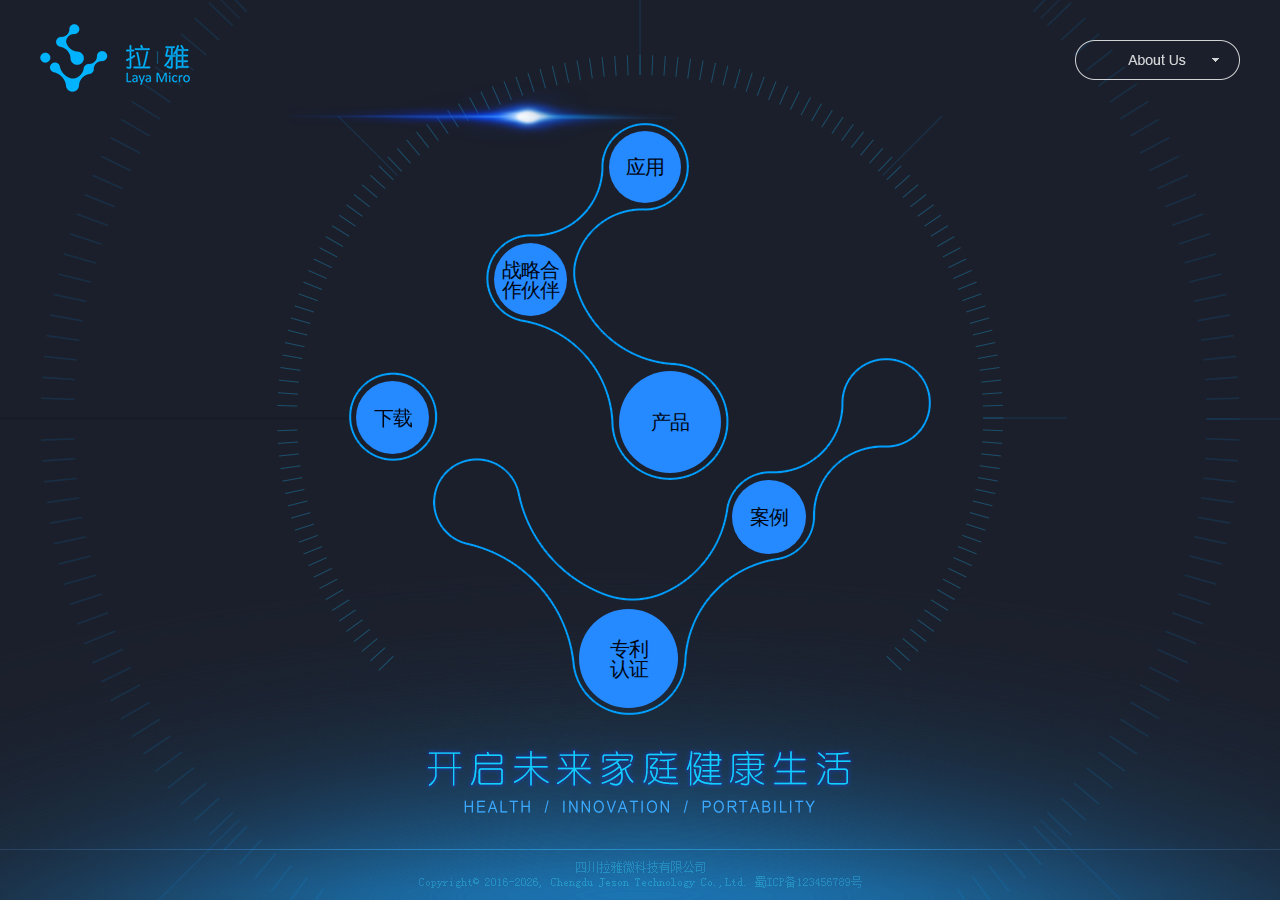
<file: naya/index.html>
<!DOCTYPE html>
<html lang="en">
<head><meta charset="UTF-8">
    <title></title>
    <!--阻止浏览器缓存-->
    <meta http-equiv="pragma" content="no-cache">
    <meta http-equiv="Cache-Control" content="no-cache, must-revalidate">
    <meta http-equiv="expires" content="0">
    <!-- Basic Page Needs
     ================================================== -->
    <meta http-equiv="Content-Type" content="text/html; charset=utf-8">
    <meta name="keywords" content="">
    <meta name="description" content="">
    <meta name="title" content="">
    <meta name="author" content="">
    <meta name="Copyright" content="">
    <!-- <meta name="description" content=""> -->
    <!-- 让IE浏览器用最高级内核渲染页面 还有用 Chrome 框架的页面用webkit 内核
    ================================================== -->
    <meta http-equiv="X-UA-Compatible" content="chrome=1,IE=edge">
    <!-- IOS6全屏 Chrome高版本全屏
    ================================================== -->
    <meta name="apple-mobile-web-app-capable" content="yes">
    <meta name="mobile-web-app-capable" content="yes">
    <!-- 让360双核浏览器用webkit内核渲染页面
    ================================================== -->
    <meta name="renderer" content="webkit">
    <!-- Mobile Specific Metas
    ================================================== -->
    <!-- !!!注意 minimal-ui 是IOS7.1的新属性，最小化浏览器UI -->
    <meta name="viewport" content="width=device-width, initial-scale=1, maximum-scale=1, user-scalable=no">
    <meta name="format-detection" content="telephone=no">
    <link rel="stylesheet" href="css/main.css">
    <link href='//cdn.webfont.youziku.com/webfonts/nomal/89563/46863/57af1d35f629d8032cc44da8.css' rel='stylesheet' type='text/css' />
    <script type="text/javascript" src="js/jquery.js"></script>
    <script type="text/javascript" src="js/main.js"></script>
</head>
<body>
    <div class="backFix">
        <!--顶部logo与导航 start-->
        <div class="topNav">
            <div class="logo"><a href="index.html"><img src="images/logo.png" alt=""></a></div>
            <div class="nav">
                <a href="about.html"><img src="images/aboutas.png" alt=""></a>
                <ul class="chUl">
                    <li><a href="about.html">企业简介</a></li>
                    <li><a href="about.html">企业文化</a></li>
                    <li><a href="about.html">企业荣誉</a></li>
                    <li><a href="about.html">核心团队</a></li>
                    <li><a href="about.html">人才招聘</a></li>
                    <li><a href="about.html">联系我们</a></li>
                </ul>
            </div>
        </div>
        <!--顶部logo与导航 end-->
        <div class="poa">
            <div class="showCon">
                <div class="showLine"><div class="ovf"><img src="img/g__01.png" alt=""><img src="img/g__02.png" alt=""><img src="img/g__03.png" alt=""><img src="img/g__04.png" alt=""><img src="img/g__05.png" alt=""><img src="img/g__06.png" alt=""><img src="img/g__07.png" alt=""><img src="img/g__08.png" alt=""><img src="img/g__09.png" alt=""><img src="img/g__10.png" alt=""><img src="img/g__11.png" alt=""><img src="img/g__12.png" alt=""><img src="img/g__13.png" alt=""><img src="img/g__14.png" alt=""><img src="img/g__15.png" alt=""><img src="img/g__16.png" alt=""><img src="img/g__17.png" alt=""><img src="img/g__18.png" alt=""><img src="img/g__19.png" alt=""><img src="img/g__20.png" alt=""><img src="img/g__21.png" alt=""><img src="img/g__22.png" alt=""><img src="img/g__23.png" alt=""><img src="img/g__24.png" alt=""><img src="img/g__25.png" alt=""><img src="img/g__26.png" alt=""><img src="img/g__27.png" alt=""><img src="img/g__28.png" alt=""><img src="img/g__29.png" alt=""><img src="img/g__30.png" alt=""><img src="img/g__31.png" alt=""><img src="img/g__32.png" alt=""><img src="img/g__33.png" alt=""><img src="img/g__34.png" alt=""><img src="img/g__35.png" alt=""><img src="img/g__36.png" alt=""><img src="img/g__37.png" alt=""><img src="img/g__38.png" alt=""><img src="img/g__39.png" alt=""><img src="img/g__40.png" alt=""><img src="img/g__41.png" alt=""><img src="img/g__42.png" alt=""><img src="img/g__43.png" alt=""><img src="img/g__44.png" alt=""><img src="img/g__45.png" alt=""><img src="img/g__46.png" alt=""><img src="img/g__47.png" alt=""><img src="img/g__48.png" alt=""><img src="img/g__49.png" alt=""><img src="img/g__50.png" alt=""><img src="img/g__51.png" alt=""><img src="img/g__52.png" alt=""><img src="img/g__53.png" alt=""><img src="img/g__54.png" alt=""><img src="img/g__55.png" alt=""><img src="img/g__56.png" alt=""><img src="img/g__57.png" alt=""><img src="img/g__58.png" alt=""><img src="img/g__59.png" alt=""><img src="img/g__60.png" alt=""><img src="img/g__61.png" alt=""></div></div>
                <div class="showLine2"><img src="images/1a.png" alt=""></div>
                <div class="ch po1 active">
                    <a href="apply.html"><div class="table"><span class="sps">应用</span></div></a>
                    <ul class="ul">
                       <li><a href="apply.html">如何应用</a></li>
                       <li><a href="apply.html">应用场景</a></li>
                       <li><a href="apply.html">企业定制</a></li>
                    </ul>
                </div>
                <div class="ch po2 active">
                    <a href="cooperation.html"><div class="table"><span class="sps">战略合作伙伴</span></div></a>
                    <ul class="ul">
                        <li><a href="cooperation.html">合作项目</a></li>
                        <li><a href="cooperation.html">合作企业</a></li>
                    </ul>
                </div>
                <div class="ch po3 active">
                    <a href="product.html"><div class="table"><span class="sps">产品</span></div></a>
                    <ul class="ul">
                        <li><a href="product.html">39健康盒子</a></li>
                        <li><a href="product.html">血糖仪</a></li>
                        <li><a href="product.html">癫痫手环</a></li>
                    </ul>
                </div>
                <div class="ch po4 active">
                    <a href="case.html"><div class="table"><span class="sps">案例</span></div></a>
                    <ul class="ul">
                        <li><a href="case.html">服务企业</a></li>
                        <li><a href="case.html">服务案例</a></li>
                    </ul>
                </div>
                <div class="ch po5 active">
                    <a href="patent.html"><div class="table"><span class="sps">专利<br>认证</span></div></a>
                    <ul class="ul">
                        <li><a href="patent.html">医疗器械认证</a></li>
                        <li><a href="patent.html">权威医学报告</a></li>
                    </ul>
                </div>
                <div class="ch po6 active">
                    <a href="download.html"><div class="table"><span class="sps">下载</span></div></a>
                    <ul class="ul">
                        <li><a href="download.html">产品资料</a></li>
                        <li><a href="download.html">产品app</a></li>
                    </ul>
                </div>
            </div>
        </div>
    </div>
    <script type="text/javascript">
        var ch = $('.backFix');
        setInterval(function(){
            ch.find('.ch').removeClass('active');
            setTimeout(function(){
                ch.find('.ch').addClass('active');
            },100);
        },8000);
//        console.log($("body").text().replace(/\s/gi,''));
    </script>
</body>
</html>
</file>
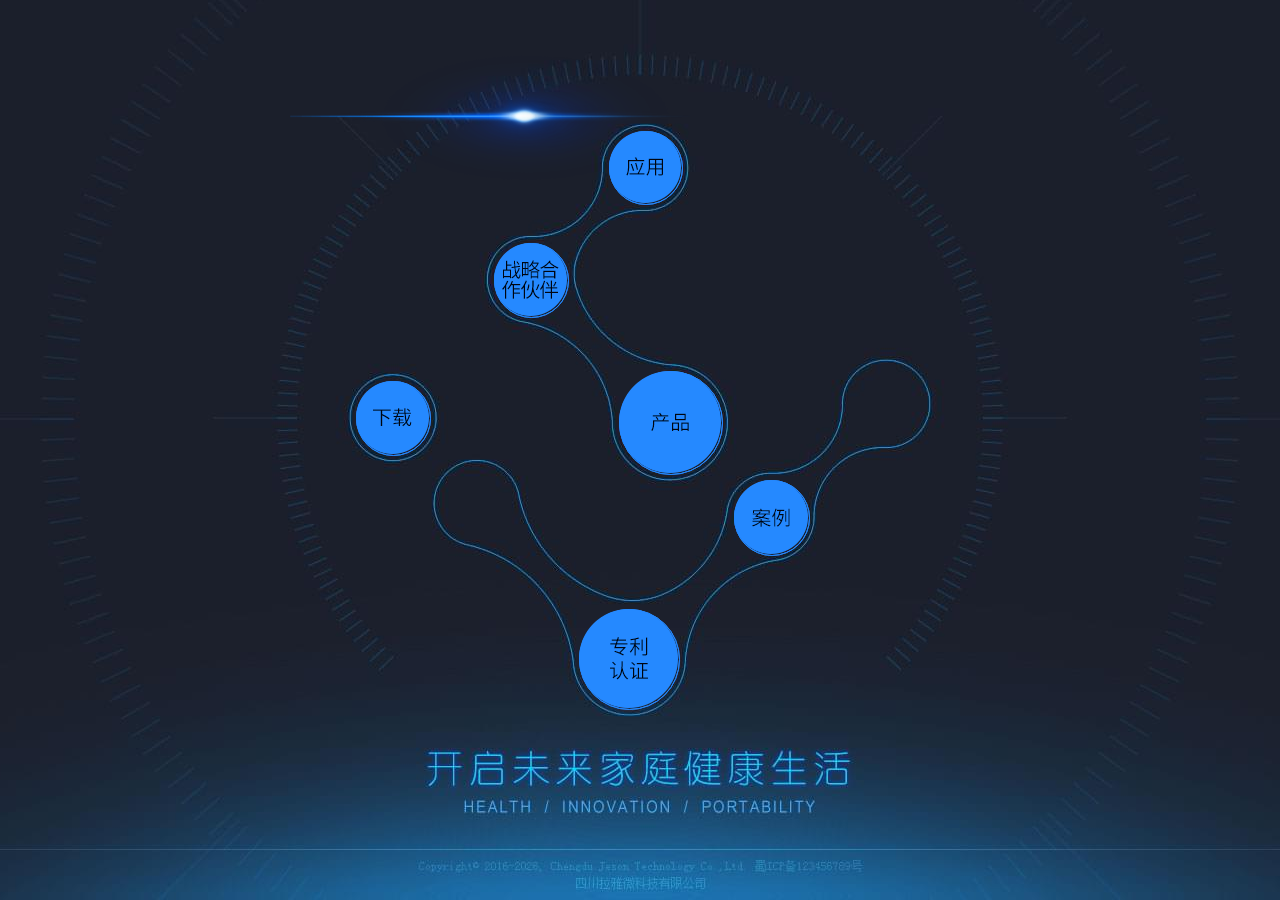
<file: show/index.html>
<!DOCTYPE html>
<html lang="en">
<head><meta charset="UTF-8">
    <title></title>
    <!--阻止浏览器缓存-->
    <meta http-equiv="pragma" content="no-cache">
    <meta http-equiv="Cache-Control" content="no-cache, must-revalidate">
    <meta http-equiv="expires" content="0">
    <!-- Basic Page Needs
     ================================================== -->
    <meta http-equiv="Content-Type" content="text/html; charset=utf-8">
    <meta name="keywords" content="">
    <meta name="description" content="">
    <meta name="title" content="">
    <meta name="author" content="">
    <meta name="Copyright" content="">
    <!-- <meta name="description" content=""> -->
    <!-- 让IE浏览器用最高级内核渲染页面 还有用 Chrome 框架的页面用webkit 内核
    ================================================== -->
    <meta http-equiv="X-UA-Compatible" content="chrome=1,IE=edge">
    <!-- IOS6全屏 Chrome高版本全屏
    ================================================== -->
    <meta name="apple-mobile-web-app-capable" content="yes">
    <meta name="mobile-web-app-capable" content="yes">
    <!-- 让360双核浏览器用webkit内核渲染页面
    ================================================== -->
    <meta name="renderer" content="webkit">
    <!-- Mobile Specific Metas
    ================================================== -->
    <!-- !!!注意 minimal-ui 是IOS7.1的新属性，最小化浏览器UI -->
    <meta name="viewport" content="width=device-width, initial-scale=1, maximum-scale=1, user-scalable=no">
    <meta name="format-detection" content="telephone=no">
    <link rel="stylesheet" href="css/main.css">
</head>
<body>
    <div class="backFix">
        <div class="poa">
            <div class="showCon">
                <div class="showLine">
                    <img src="images/Cline_01.png" alt="" class="img1">
                    <img src="images/Cline_02.png" alt="" class="img2">
                    <img src="images/Cline_03.png" alt="" class="img3">
                    <img src="images/Cline_04.png" alt="" class="img4">
                    <img src="images/Cline_05.png" alt="" class="img5">
                    <img src="images/Cline_06.png" alt="" class="img6">
                    <img src="images/Cline_07.png" alt="" class="img7">
                    <img src="images/Cline_08.png" alt="" class="img8">
                    <img src="images/Cline_09.png" alt="" class="img9">
                    <img src="images/Cline_10.png" alt="" class="img10">
                </div>
                <div class="ch po1">
                    <a href=""><img src="images/bachal.png" alt="" class="showImg"></a>
                    <ul class="ul">
                       <li><a href="">如何应用</a></li>
                       <li><a href="">应用场景</a></li>
                       <li><a href="">企业定制</a></li>
                    </ul>
                </div>
                <div class="ch po2"></div>
                <div class="ch po3"></div>
                <div class="ch po4"></div>
                <div class="ch po5"></div>
                <div class="ch po6"></div>
            </div>
        </div>
    </div>
</body>
</html>
</file>
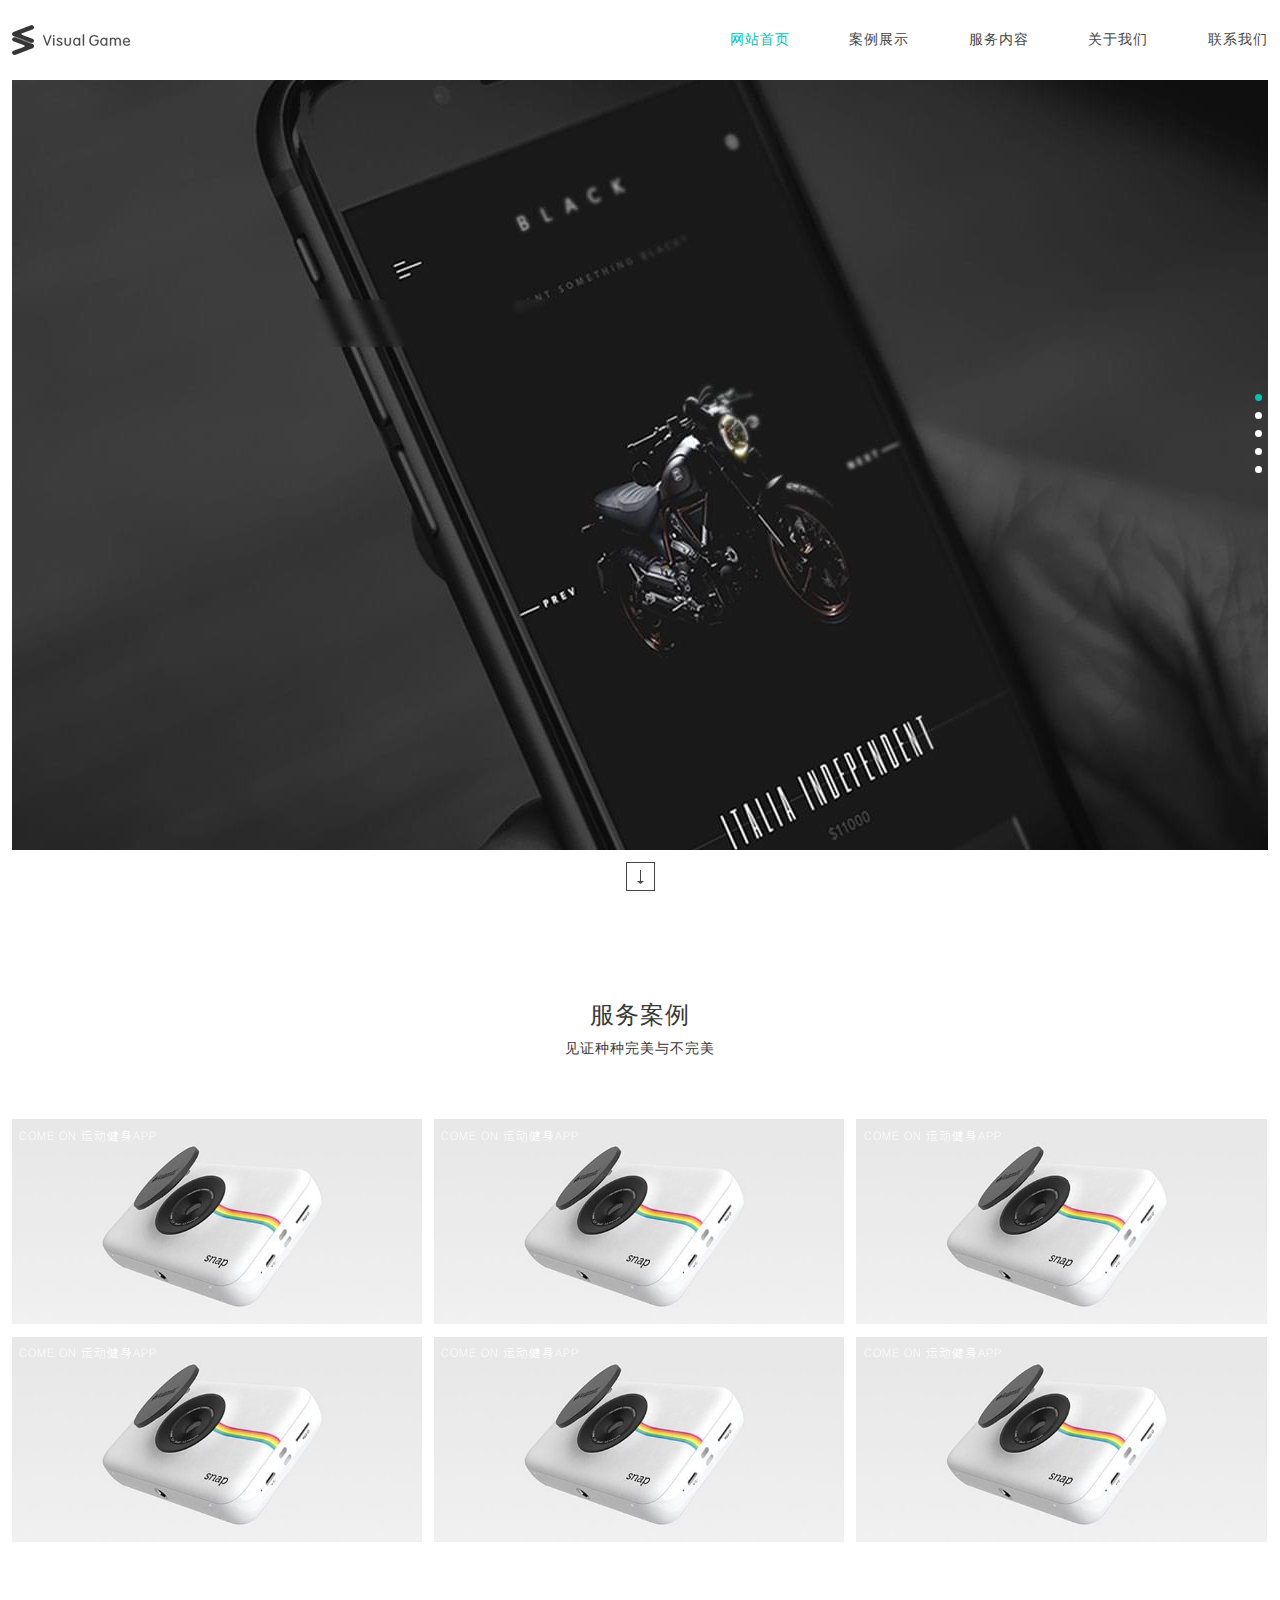
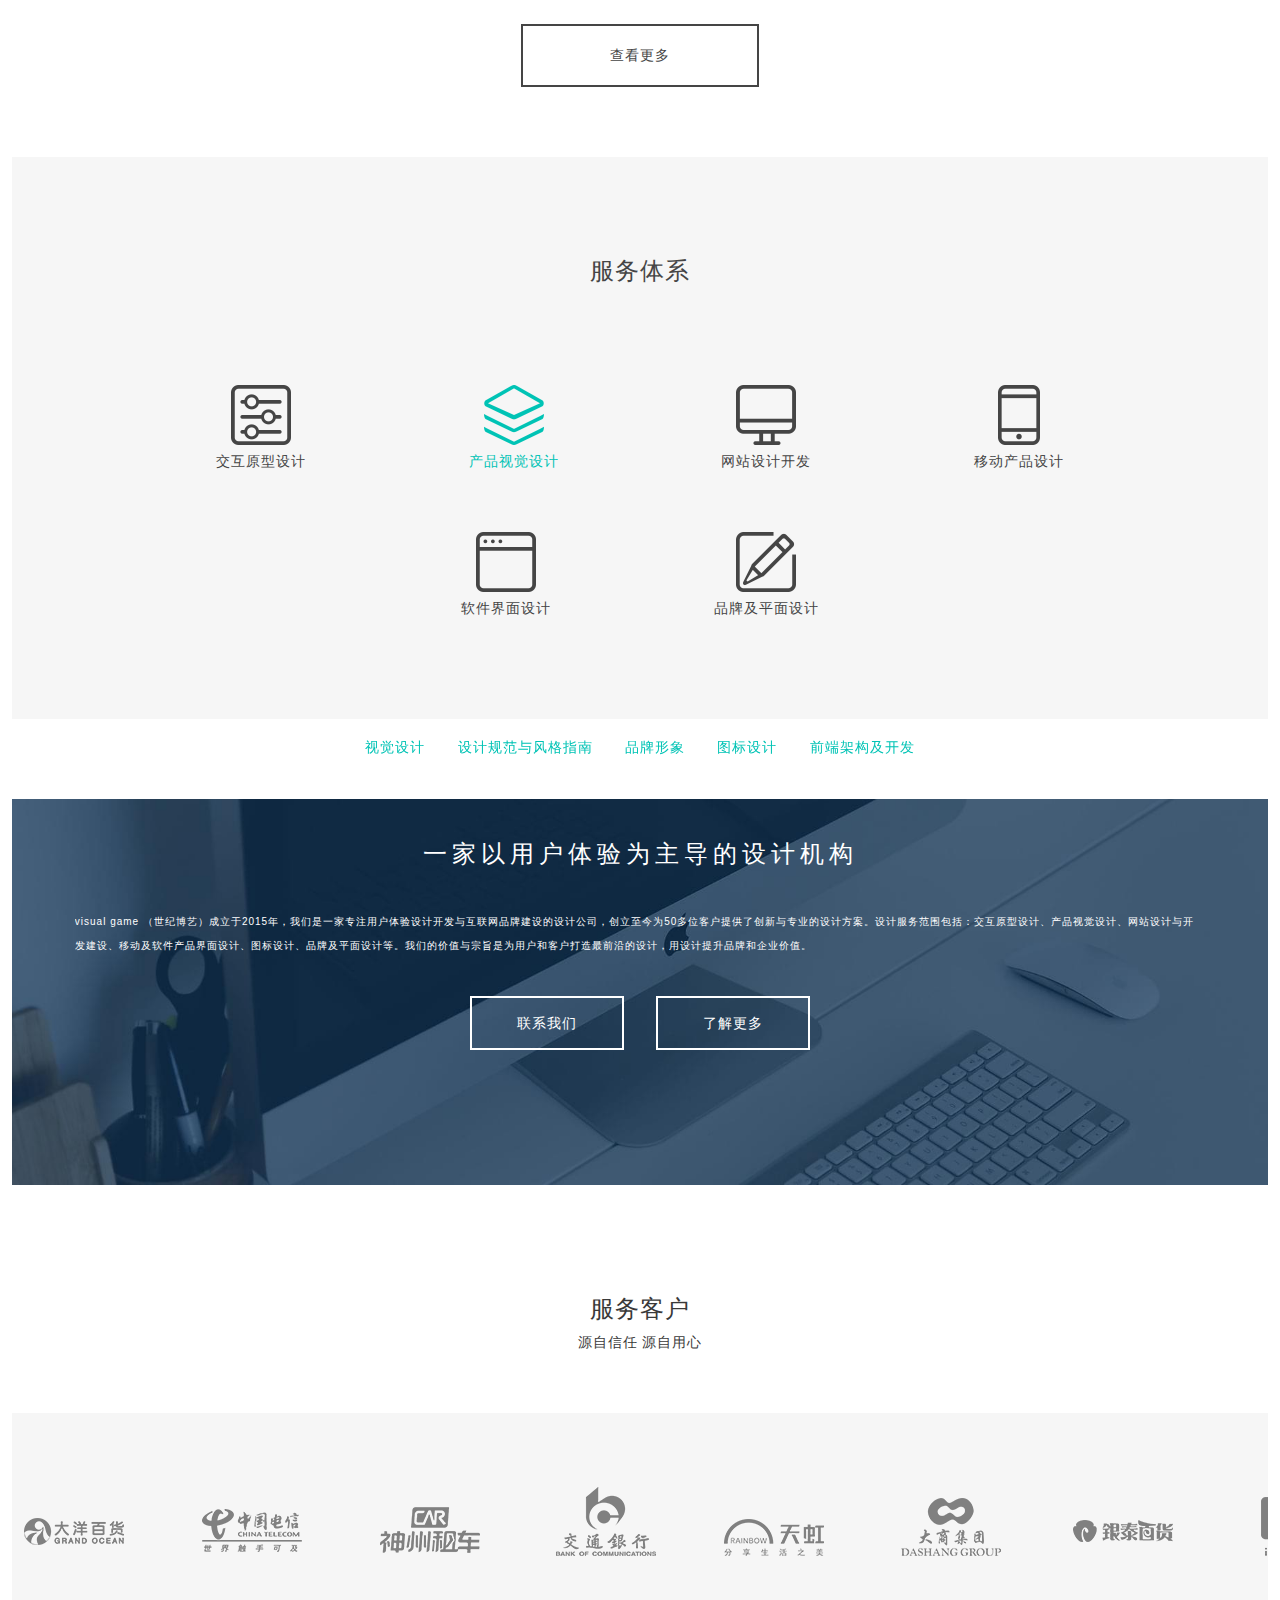
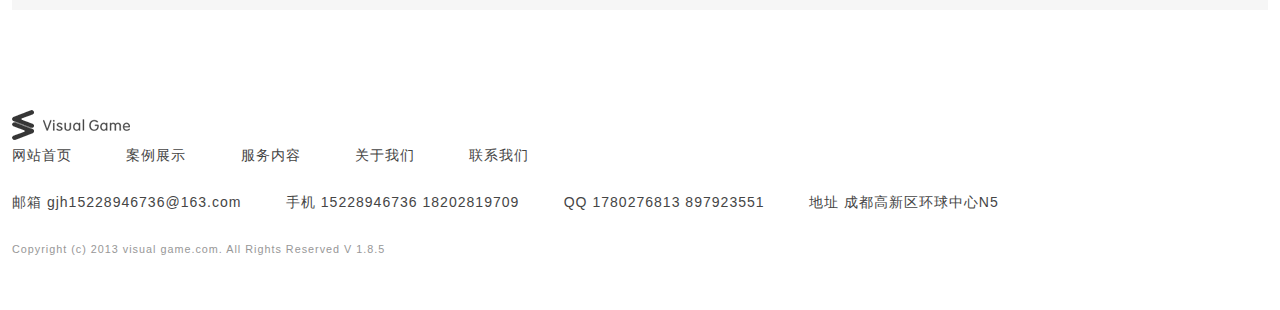
<file: work/index.html>
<!DOCTYPE html>
<html lang="en">
<head>
    <meta charset="UTF-8">
    <title>美视互动</title>
    <!--阻止浏览器缓存-->
    <meta http-equiv="pragma" content="no-cache">
    <meta http-equiv="Cache-Control" content="no-cache, must-revalidate">
    <meta http-equiv="expires" content="0">
    <!-- Basic Page Needs
     ================================================== -->
    <meta http-equiv="Content-Type" content="text/html; charset=utf-8">
    <meta name="keywords" content="">
    <meta name="description" content="">
    <meta name="title" content="">
    <meta name="author" content="">
    <meta name="Copyright" content="">
    <!-- <meta name="description" content=""> -->
    <!-- 让IE浏览器用最高级内核渲染页面 还有用 Chrome 框架的页面用webkit 内核
    ================================================== -->
    <meta http-equiv="X-UA-Compatible" content="chrome=1,IE=edge">
    <!-- IOS6全屏 Chrome高版本全屏
    ================================================== -->
    <meta name="apple-mobile-web-app-capable" content="yes">
    <meta name="mobile-web-app-capable" content="yes">
    <!-- 让360双核浏览器用webkit内核渲染页面
    ================================================== -->
    <meta name="renderer" content="webkit">
    <!-- Mobile Specific Metas
    ================================================== -->
    <!-- !!!注意 minimal-ui 是IOS7.1的新属性，最小化浏览器UI -->
    <meta name="viewport" content="width=device-width, initial-scale=1, maximum-scale=1, user-scalable=no">
    <meta name="format-detection" content="telephone=no">
    <!-- CSS
    ================================================== -->
    <link rel="stylesheet" href="css/main.css">
    <link rel="stylesheet" href="css/swiper-3.2.7.min.css">
    <!-- js
    ================================================== -->
    <script type="text/javascript" src="js/jquery.js"></script>
    <script type="text/javascript" src="js/swiper-3.2.7.jquery.min.js"></script>
    <script type="text/javascript" src="js/main.js"></script>
</head>
<body class="pab1">
    <div class="indexNav">
        <div class="pab1">
            <div class="fl">
                <img src="images/logo.png" alt="" style="height: 2.5rem;" class="logo"/>
            </div>
            <div class="fr">
                <img src="images/icon-list.png" alt="" class="listControl"/>
                <ul class="linkUl">
                    <li class="active"><a href="index.html">网站首页</a></li>
                    <li><a href="case.html">案例展示</a></li>
                    <li><a href="service.html">服务内容</a></li>
                    <li><a href="aboutAs.html">关于我们</a></li>
                    <li><a href="contactUs.html">联系我们</a></li>
                </ul>
            </div>
        </div>
    </div>
    <!--轮播 start-->
    <div class="swiper-container swiper-index mt-6">
        <div class="swiper-wrapper">
            <div class="swiper-slide"><img src="images/del-banner.jpg" alt=""></div>
            <div class="swiper-slide"><img src="images/del-banner1.jpg" alt=""></div>
            <div class="swiper-slide"><img src="images/del-banner1.jpg" alt=""></div>
            <div class="swiper-slide"><img src="images/del-banner1.jpg" alt=""></div>
            <div class="swiper-slide"><img src="images/del-banner.jpg" alt=""></div>
        </div>
        <div class="pagination"></div>
    </div>
    <!--轮播 end-->
    <div class="te-ce mt-1">
        <div class="clickGoTo"></div>
    </div>
    <div class="indexHead swiperIndexWh">
        <h3>服务案例</h3>
        <p>见证种种完美与不完美</p>
    </div>
    <ul class="indexListCon clearfix">
        <li>
            <a href="details.html">
                <img src="images/del-listImg.jpg" alt="" width="100%"/>
                <p>COME ON 运动健身APP</p>
            </a>
            <div class="back">
                <div class="table">
                    <div class="te-cell ve-mi">
                        <a href="details.html" class="btn">查看详情</a>
                    </div>
                </div>
            </div>
        </li>
        <li>
            <a href="details.html">
                <img src="images/del-listImg.jpg" alt="" width="100%"/>
                <p>COME ON 运动健身APP</p>
            </a>
            <div class="back">
                <div class="table">
                    <div class="te-cell ve-mi">
                        <a href="details.html" class="btn">查看详情</a>
                    </div>
                </div>
            </div>
        </li>
        <li>
            <a href="details.html">
                <img src="images/del-listImg.jpg" alt="" width="100%"/>
                <p>COME ON 运动健身APP</p>
            </a>
            <div class="back">
                <div class="table">
                    <div class="te-cell ve-mi">
                        <a href="details.html" class="btn">查看详情</a>
                    </div>
                </div>
            </div>
        </li>
        <li>
            <a href="details.html">
                <img src="images/del-listImg.jpg" alt="" width="100%"/>
                <p>COME ON 运动健身APP</p>
            </a>
            <div class="back">
                <div class="table">
                    <div class="te-cell ve-mi">
                        <a href="details.html" class="btn">查看详情</a>
                    </div>
                </div>
            </div>
        </li>
        <li>
            <a href="details.html">
                <img src="images/del-listImg.jpg" alt="" width="100%"/>
                <p>COME ON 运动健身APP</p>
            </a>
            <div class="back">
                <div class="table">
                    <div class="te-cell ve-mi">
                        <a href="details.html" class="btn">查看详情</a>
                    </div>
                </div>
            </div>
        </li>
        <li>
            <a href="details.html">
                <img src="images/del-listImg.jpg" alt="" width="100%"/>
                <p>COME ON 运动健身APP</p>
            </a>
            <div class="back">
                <div class="table">
                    <div class="te-cell ve-mi">
                        <a href="details.html" class="btn">查看详情</a>
                    </div>
                </div>
            </div>
        </li>
    </ul>
    <div class="indexHead">
        <a href="" class="more">查看更多</a>
    </div>
    <div class="indexSystem">
        <h3>服务体系</h3>
        <ul class="Bul">
            <li>
                <p><img src="images/icon-System1.png" alt="" style="width: 5rem;" class="img1"/><img src="images/icon-Systemh1.png" alt="" style="width: 5rem;" class="img2"/></p>
                <p>交互原型设计</p>
                <ul class="Cu">
                    <li>信息架构</li>
                    <li>低保真原型</li>
                    <li>界面布局</li>
                    <li>快速原型</li>
                    <li>产品原型</li>
                </ul>
            </li>
            <li class="active">
                <p><img src="images/icon-System2.png" alt="" style="width: 5rem;" class="img1"/><img src="images/icon-Systemh2.png" alt="" style="width: 5rem;" class="img2"/></p>
                <p>产品视觉设计</p>
                <ul class="Cu">
                    <li>视觉设计</li>
                    <li>设计规范与风格指南</li>
                    <li>品牌形象</li>
                    <li>图标设计</li>
                    <li>前端架构及开发</li>
                </ul>
            </li>
            <li>
                <p><img src="images/icon-System3.png" alt="" style="width: 5rem;" class="img1"/><img src="images/icon-Systemh3.png" alt="" style="width: 5rem;" class="img2"/></p>
                <p>网站设计开发</p>
                <ul class="Cu">
                    <li>品牌网站设计开发</li>
                    <li>展示营销网站</li>
                    <li>电子商务网站</li>
                    <li>手机网站/响应式网站</li>
                    <li>前端开发与测试</li>
                </ul>
            </li>
            <li>
                <p><img src="images/icon-System4.png" alt="" style="width: 5rem;" class="img1"/><img src="images/icon-Systemh4.png" alt="" style="width: 5rem;" class="img2"/></p>
                <p>移动产品设计</p>
                <ul class="Cu">
                    <li>移动界面设计</li>
                    <li>iOS/Android界面设计</li>
                    <li>微信公众平台</li>
                    <li>html5设计开发</li>
                    <li>移动网站设计开发</li>
                </ul>
            </li>
            <li>
                <p><img src="images/icon-System5.png" alt="" style="width: 5rem;" class="img1"/><img src="images/icon-Systemh5.png" alt="" style="width: 5rem;" class="img2"/></p>
                <p>软件界面设计</p>
                <ul class="Cu">
                    <li>Windows软件界面设计</li>
                    <li>MacOS软件界面设计</li>
                    <li>车载软件界面</li>
                    <li>电视界面</li>
                    <li>其他终端软件界面</li>
                </ul>
            </li>
            <li>
                <p><img src="images/icon-System6.png" alt="" style="width: 5rem;" class="img1"/><img src="images/icon-Systemh6.png" alt="" style="width: 5rem;" class="img2"/></p>
                <p>品牌及平面设计</p>
                <ul class="Cu">
                    <li>标志设计及企业VI体系</li>
                    <li>产品平面设计</li>
                    <li>手绘插画</li>
                    <li>二维动画</li>
                    <li>广告设计</li>
                </ul>
            </li>
        </ul>
    </div>
    <div class="indexSayInfo">
        <img src="images/del-sayInfo.jpg" alt="" width="100%"/>
        <div class="con">
            <h3>一家以用户体验为主导的设计机构 </h3>
            <p><a href="">visual game （世纪博艺）成立于2015年，我们是一家专注用户体验设计开发与互联网品牌建设的设计公司，创立至今为50多位客户提供了创新与专业的设计方案。设计服务范围包括：交互原型设计、产品视觉设计、网站设计与开发建设、移动及软件产品界面设计、图标设计、品牌及平面设计等。我们的价值与宗旨是为用户和客户打造最前沿的设计，用设计提升品牌和企业价值。</a></p>
            <p class="B_p">
                <a href="" class="linkBtn">联系我们</a>
                <a href="" class="linkBtn">了解更多</a>
            </p>
        </div>
    </div>
    <div class="indexHead">
        <h3>服务客户</h3>
        <p>源自信任  源自用心</p>
    </div>
    <div class="indexSystem st1 pt-6">
        <div class="swiper-container swiper-parent">
            <ul class="Bul swiper-wrapper">
                <li class="swiper-slide"><img src="images/icon-person1.png" alt="" width="130"/></li>
                <li class="swiper-slide"><img src="images/icon-person2.png" alt="" width="130"/></li>
                <li class="swiper-slide"><img src="images/icon-person3.png" alt="" width="130"/></li>
                <li class="swiper-slide"><img src="images/icon-person4.png" alt="" width="130"/></li>
                <li class="swiper-slide"><img src="images/icon-person5.png" alt="" width="130"/></li>
                <li class="swiper-slide"><img src="images/icon-person6.png" alt="" width="130"/></li>
                <li class="swiper-slide"><img src="images/icon-person7.png" alt="" width="130"/></li>
                <li class="swiper-slide"><img src="images/icon-person8.png" alt="" width="130"/></li>
                <li class="swiper-slide"><img src="images/icon-person5.png" alt="" width="130"/></li>
                <li class="swiper-slide"><img src="images/icon-person6.png" alt="" width="130"/></li>
                <li class="swiper-slide"><img src="images/icon-person7.png" alt="" width="130"/></li>
                <li class="swiper-slide"><img src="images/icon-person8.png" alt="" width="130"/></li>
            </ul>
            <div class="pagination"></div>
        </div>
    </div>
    <div class="AllFooter">
        <div class="bl">
            <img src="images/logo.png" alt="" style="height: 2.5rem;" class="mr-10"/>
        </div>
        <div class="bl wi-100">
            <ul class="linkUl">
                <li><a href="">网站首页</a></li>
                <li><a href="">案例展示</a></li>
                <li><a href="">服务内容</a></li>
                <li><a href="">关于我们</a></li>
                <li><a href="">联系我们</a></li>
            </ul>
            <ul class="linkUl">
                <li>邮箱   gjh15228946736@163.com</li>
                <li>手机   15228946736   18202819709</li>
                <li>QQ   1780276813    897923551</li>
                <li>地址   成都高新区环球中心N5</li>
            </ul>
            <ul class="linkUl st1">
                <li>Copyright (c) 2013 visual game.com. All Rights Reserved V 1.8.5</li>
            </ul>
        </div>
        <div class="bl te-ri">
            <ul class="serveUl">
                <li>
                    <a href="javascript:void (0)" class="serve1Col">
                        <img src="images/icon-serve1.png" alt="" class="img1"/>
                        <img src="images/icon-serveh1.png" alt="" class="img2"/>
                    </a>
                </li>
                <li>
                    <a href="">
                        <img src="images/icon-serve2.png" alt="" class="img1"/>
                        <img src="images/icon-serveh2.png" alt="" class="img2"/>
                    </a>
                </li>
                <li>
                    <a href="">
                        <img src="images/icon-serve3.png" alt="" class="img1"/>
                        <img src="images/icon-serveh3.png" alt="" class="img2"/>
                    </a>
                </li>
                <li>
                    <a href="">
                        <img src="images/icon-serve4.png" alt="" class="img1"/>
                        <img src="images/icon-serveh4.png" alt="" class="img2"/>
                    </a>
                </li>
            </ul>
        </div>
    </div>
    <div class="eject">
        <div class="theme-mask"></div>
        <div class="popover1">
            <dl>
                <dd><img src="images/icon-weixin1.jpg"></dd>
                <dt>扫描二维码关注我们：美视互动</dt>
                <dt><a href="javascript:void(0)" class="close">确 认</a></dt>
            </dl>
        </div>
    </div>
</body>
</html>
</file>
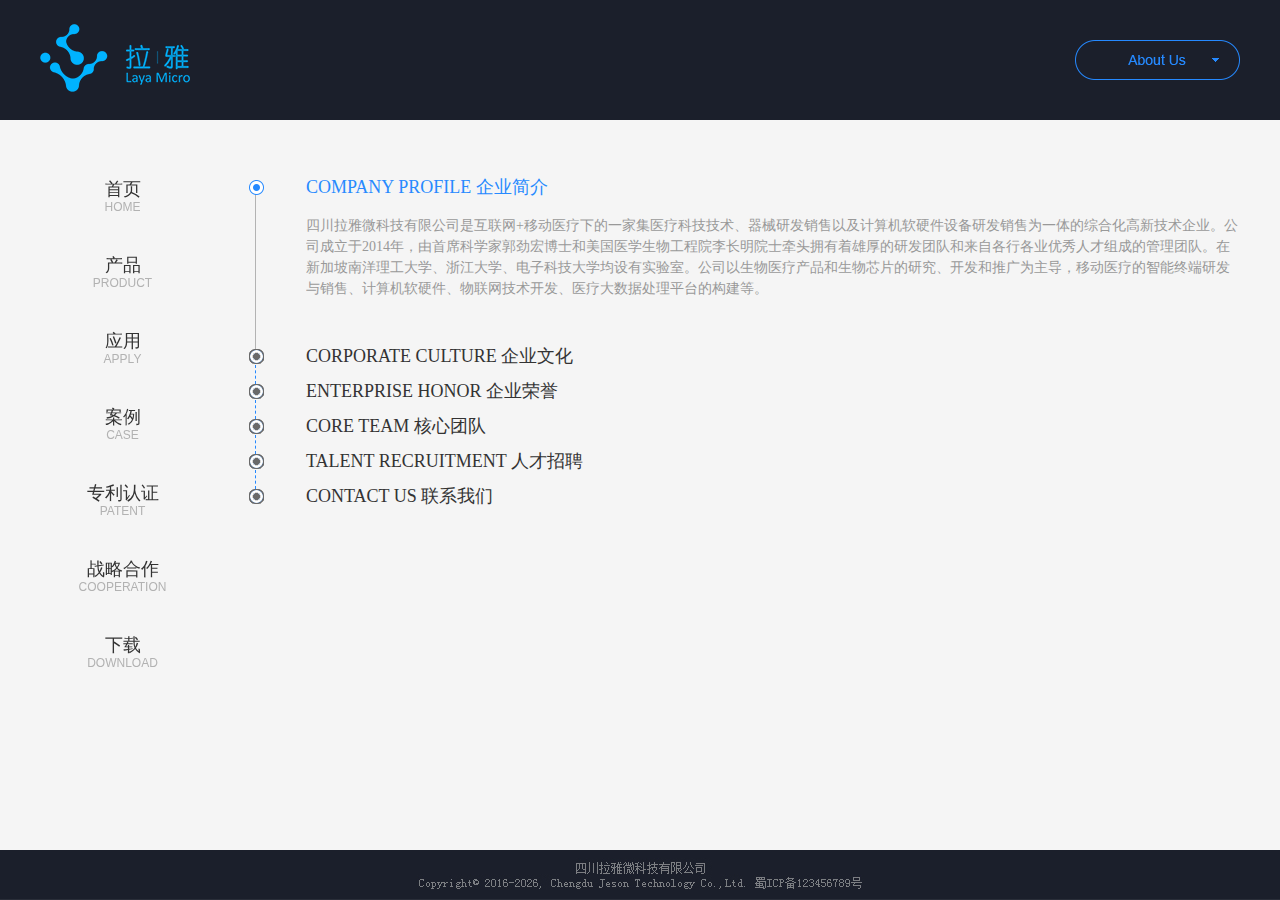
<file: naya/about.html>
<!DOCTYPE html>
<html lang="en">
<head><meta charset="UTF-8">
    <title>关于我们</title>
    <!--阻止浏览器缓存-->
    <meta http-equiv="pragma" content="no-cache">
    <meta http-equiv="Cache-Control" content="no-cache, must-revalidate">
    <meta http-equiv="expires" content="0">
    <!-- Basic Page Needs
     ================================================== -->
    <meta http-equiv="Content-Type" content="text/html; charset=utf-8">
    <meta name="keywords" content="">
    <meta name="description" content="">
    <meta name="title" content="">
    <meta name="author" content="">
    <meta name="Copyright" content="">
    <!-- <meta name="description" content=""> -->
    <!-- 让IE浏览器用最高级内核渲染页面 还有用 Chrome 框架的页面用webkit 内核
    ================================================== -->
    <meta http-equiv="X-UA-Compatible" content="chrome=1,IE=edge">
    <!-- IOS6全屏 Chrome高版本全屏
    ================================================== -->
    <meta name="apple-mobile-web-app-capable" content="yes">
    <meta name="mobile-web-app-capable" content="yes">
    <!-- 让360双核浏览器用webkit内核渲染页面
    ================================================== -->
    <meta name="renderer" content="webkit">
    <!-- Mobile Specific Metas
    ================================================== -->
    <!-- !!!注意 minimal-ui 是IOS7.1的新属性，最小化浏览器UI -->
    <meta name="viewport" content="width=device-width, initial-scale=1, maximum-scale=1, user-scalable=no">
    <meta name="format-detection" content="telephone=no">
    <link rel="stylesheet" href="css/main.css">
    <link href='//cdn.webfont.youziku.com/webfonts/nomal/89563/46863/57af1d35f629d8032cc44da8.css' rel='stylesheet' type='text/css' />
    <script type="text/javascript" src="js/jquery.js"></script>
    <script type="text/javascript" src="js/main.js"></script>
    <script type="text/javascript" src="http://api.map.baidu.com/api?key=&v=1.1&services=true"></script>
</head>
<body class="back-body1">
<!--顶部logo与导航 start-->
    <div class="topBack">
        <div class="topNav">
            <div class="logo"><a href="index.html"><img src="images/logo.png" alt=""></a></div>
            <div class="nav">
                <a href="about.html"><img src="images/aboutas2.png" alt=""></a>
            </div>
        </div>
    </div>
<!--顶部logo与导航 end-->

<div class="wi1200 clearfix">
<!--左侧边导航 start-->
    <ul class="SideNav">
        <li>
            <a href="index.html">
                <p class="p1">首页</p>
                <p class="p2">HOME</p>
            </a>
        </li>
        <li>
            <a href="product.html">
                <p class="p1">产品</p>
                <p class="p2">PRODUCT</p>
            </a>
        </li>
        <li>
            <a href="apply.html">
                <p class="p1">应用</p>
                <p class="p2">APPLY</p>
            </a>
        </li>
        <li>
            <a href="case.html">
                <p class="p1">案例</p>
                <p class="p2">CASE</p>
            </a>
        </li>
        <li>
            <a href="patent.html">
                <p class="p1">专利认证</p>
                <p class="p2">PATENT</p>
            </a>
        </li>
        <li>
            <a href="cooperation.html">
                <p class="p1">战略合作</p>
                <p class="p2">COOPERATION</p>
            </a>
        </li>
        <li>
            <a href="download.html">
                <p class="p1">下载</p>
                <p class="p2">DOWNLOAD</p>
            </a>
        </li>
    </ul>
<!--左侧边导航 end-->
    <!--右侧边内容 start-->
    <ul class="RightSideCon choosePageControl">
        <li>
            <div class="tpC">COMPANY  PROFILE   企业简介</div>
            <div class="boC">
                <p class="ap1">四川拉雅微科技有限公司是互联网+移动医疗下的一家集医疗科技技术、器械研发销售以及计算机软硬件设备研发销售为一体的综合化高新技术企业。公司成立于2014年，由首席科学家郭劲宏博士和美国医学生物工程院李长明院士牵头拥有着雄厚的研发团队和来自各行各业优秀人才组成的管理团队。在新加坡南洋理工大学、浙江大学、电子科技大学均设有实验室。公司以生物医疗产品和生物芯片的研究、开发和推广为主导，移动医疗的智能终端研发与销售、计算机软硬件、物联网技术开发、医疗大数据处理平台的构建等。</p>
            </div>
        </li>
        <li>
            <div class="tpC">CORPORATE CULTURE  企业文化</div>
            <div class="boC">
                <div class="ap1">
                    <p>拉雅的企业文化是：</p>
                    <p>是非文化——以用户为是，以自己为非</p>
                    <p>发展文化——创业精神和创新精神</p>
                    <p>利益文化——人单合一双赢</p>
                    <p>“永远以用户为是，以自己为非”的企业文化是拉雅创造用户的动力。</p>
                </div>
            </div>
        </li>
        <li>
            <div class="tpC">ENTERPRISE  HONOR  企业荣誉</div>
            <div class="boC">
                <ul class="temAll5">
                    <li>
                        <div class="img"><img src="images/about1.jpg" alt=""></div>
                        <p>专利认证证书名字</p>
                    </li>
                    <li>
                        <div class="img"><img src="images/about1.jpg" alt=""></div>
                        <p>专利认证证书名字</p>
                    </li>
                    <li>
                        <div class="img"><img src="images/about1.jpg" alt=""></div>
                        <p>专利认证证书名字</p>
                    </li>
                    <li>
                        <div class="img"><img src="images/about1.jpg" alt=""></div>
                        <p>专利认证证书名字</p>
                    </li>
                </ul>
            </div>
        </li>
        <li>
            <div class="tpC">CORE  TEAM  核心团队</div>
            <div class="boC">
                <ul class="temAll6">
                    <li>
                        <div class="img"><img src="images/about2.jpg" alt=""></div>
                        <p><span class="span1">马云云</span>  |  总经理</p>
                        <p class="p1">主持公司的日常生产经营管理，负责公司安全运营，组织实施董事会决议，并将实 ...</p>
                    </li>
                    <li>
                        <div class="img"><img src="images/about2.jpg" alt=""></div>
                        <p><span class="span1">马云云</span>  |  总经理</p>
                        <p class="p1">主持公司的日常生产经营管理，负责公司安全运营，组织实施董事会决议，并将实 ...</p>
                    </li>
                    <li>
                        <div class="img"><img src="images/about2.jpg" alt=""></div>
                        <p><span class="span1">马云云</span>  |  总经理</p>
                        <p class="p1">主持公司的日常生产经营管理，负责公司安全运营，组织实施董事会决议，并将实 ...</p>
                    </li>
                    <li>
                        <div class="img"><img src="images/about2.jpg" alt=""></div>
                        <p><span class="span1">马云云</span>  |  总经理</p>
                        <p class="p1">主持公司的日常生产经营管理，负责公司安全运营，组织实施董事会决议，并将实 ...</p>
                    </li>
                </ul>
            </div>
        </li>
        <li>
            <div class="tpC">TALENT  RECRUITMENT  人才招聘</div>
            <div class="boC">
                <p class="ap2">①人事专员</p>
                <div class="ap1">
                    <p>岗位职责：</p>
                    <p>根据公司的要求确定公司年度招聘计划以及预算；与部门沟通招聘需求做好人员的招聘、入职手续的办理、培训等工作；组织、安排面试，并且进行人力资源初试；进行薪资谈判、安排候选人入职、培训等工作</p>
                    <p>任职要求：</p>
                    <p>1、大专以上学历，人力资源、行政管理、，一年以上人力资源等相关工作经验优先</p>
                    <p>2. 热情自信,有亲和力、执行力，逻辑性强,有良好的判断能力及强烈的责任心.</p>
                    <p>3、具备很强的沟通能力、学习能力和自我管理能力；</p>
                </div>
                <br>
                <p class="ap2">②财务经理</p>
                <div class="ap1">
                    <p>岗位职责：</p>
                    <p>根据公司的要求确定公司年度招聘计划以及预算；与部门沟通招聘需求做好人员的招聘、入职手续的办理、培训等工作；组织、安排面试，并且进行人力资源初试；进行薪资谈判、安排候选人入职、培训等工作</p>
                    <p>任职要求：</p>
                    <p>1、大专以上学历，人力资源、行政管理、，一年以上人力资源等相关工作经验优先</p>
                    <p>2. 热情自信,有亲和力、执行力，逻辑性强,有良好的判断能力及强烈的责任心.</p>
                    <p>3、具备很强的沟通能力、学习能力和自我管理能力；</p>
                </div>
            </div>
        </li>
        <li>
            <div class="tpC">CONTACT  US  联系我们</div>
            <div class="boC">
                <ul class="temAll7">
                    <li>
                        <p class="imp"><img src="images/about-icon1.png" alt="" width="40"></p>
                        <p class="span1">地址</p>
                        <p class="p1">中国·四川·成都市 <br>高新西区天辰路88号</p>
                    </li>
                    <li>
                        <p class="imp"><img src="images/about-icon2.png" alt="" width="40"></p>
                        <p class="span1">电话</p>
                        <p class="p1">028-123456789</p>
                    </li>
                    <li>
                        <p class="imp"><img src="images/about-icon3.png" alt="" width="40"></p>
                        <p class="span1">网址</p>
                        <p class="p1">http://www.layawei.com</p>
                    </li>
                    <li>
                        <p class="imp"><img src="images/about-icon4.png" alt="" width="40"></p>
                        <p class="span1">客服热线</p>
                        <p class="p1">028-123456789</p>
                    </li>
                </ul>
                <div id="dituContent" style="height:300px;border:#dbdbdb solid 1px;"></div>
            </div>
        </li>
    </ul>
    <!--右侧边内容 end-->
</div>
<!--备案号 start-->
<div class="recordNumber">

</div>
<!--备案号 end-->
<script type="text/javascript">
    //创建和初始化地图函数：
    function initMap(){
        createMap();//创建地图
        setMapEvent();//设置地图事件
        addMapControl();//向地图添加控件
        addMarker();//向地图中添加marker
    }

    //创建地图函数：
    function createMap(){
        var map = new BMap.Map("dituContent");//在百度地图容器中创建一个地图
        var point = new BMap.Point(103.980557,30.740596);//定义一个中心点坐标
        map.centerAndZoom(point,18);//设定地图的中心点和坐标并将地图显示在地图容器中
        window.map = map;//将map变量存储在全局
    }

    //地图事件设置函数：
    function setMapEvent(){
        map.enableDragging();//启用地图拖拽事件，默认启用(可不写)
        map.enableScrollWheelZoom();//启用地图滚轮放大缩小
        map.enableDoubleClickZoom();//启用鼠标双击放大，默认启用(可不写)
        map.enableKeyboard();//启用键盘上下左右键移动地图
    }

    //地图控件添加函数：
    function addMapControl(){
        //向地图中添加缩放控件
        var ctrl_nav = new BMap.NavigationControl({anchor:BMAP_ANCHOR_TOP_LEFT,type:BMAP_NAVIGATION_CONTROL_LARGE});
        map.addControl(ctrl_nav);
        //向地图中添加缩略图控件
        var ctrl_ove = new BMap.OverviewMapControl({anchor:BMAP_ANCHOR_BOTTOM_RIGHT,isOpen:1});
        map.addControl(ctrl_ove);
        //向地图中添加比例尺控件
        var ctrl_sca = new BMap.ScaleControl({anchor:BMAP_ANCHOR_BOTTOM_LEFT});
        map.addControl(ctrl_sca);
    }

    //标注点数组
    var markerArr = [{title:"四川拉雅微科技有限公司",content:"地址：中国·四川·成都市高新西区天辰路88号<br/>联系电话：028-123456789",point:"103.980557|30.740596",isOpen:1,icon:{w:23,h:25,l:46,t:21,x:9,lb:12}}
    ];
    //创建marker
    function addMarker(){
        for(var i=0;i<markerArr.length;i++){
            var json = markerArr[i];
            var p0 = json.point.split("|")[0];
            var p1 = json.point.split("|")[1];
            var point = new BMap.Point(p0,p1);
            var iconImg = createIcon(json.icon);
            var marker = new BMap.Marker(point,{icon:iconImg});
            var iw = createInfoWindow(i);
            var label = new BMap.Label(json.title,{"offset":new BMap.Size(json.icon.lb-json.icon.x+10,-20)});
            marker.setLabel(label);
            map.addOverlay(marker);
            label.setStyle({
                borderColor:"#808080",
                color:"#333",
                cursor:"pointer"
            });

            (function(){
                var index = i;
                var _iw = createInfoWindow(i);
                var _marker = marker;
                _marker.addEventListener("click",function(){
                    this.openInfoWindow(_iw);
                });
                _iw.addEventListener("open",function(){
                    _marker.getLabel().hide();
                })
                _iw.addEventListener("close",function(){
                    _marker.getLabel().show();
                })
                label.addEventListener("click",function(){
                    _marker.openInfoWindow(_iw);
                })
                if(!!json.isOpen){
                    label.hide();
                    _marker.openInfoWindow(_iw);
                }
            })()
        }
    }
    //创建InfoWindow
    function createInfoWindow(i){
        var json = markerArr[i];
        var iw = new BMap.InfoWindow("<b class='iw_poi_title' title='" + json.title + "'>" + json.title + "</b><div class='iw_poi_content'>"+json.content+"</div>");
        return iw;
    }
    //创建一个Icon
    function createIcon(json){
        var icon = new BMap.Icon("http://app.baidu.com/map/images/us_mk_icon.png", new BMap.Size(json.w,json.h),{imageOffset: new BMap.Size(-json.l,-json.t),infoWindowOffset:new BMap.Size(json.lb+5,1),offset:new BMap.Size(json.x,json.h)})
        return icon;
    }

    initMap();//创建和初始化地图
</script>
</body>
</html>
</file>
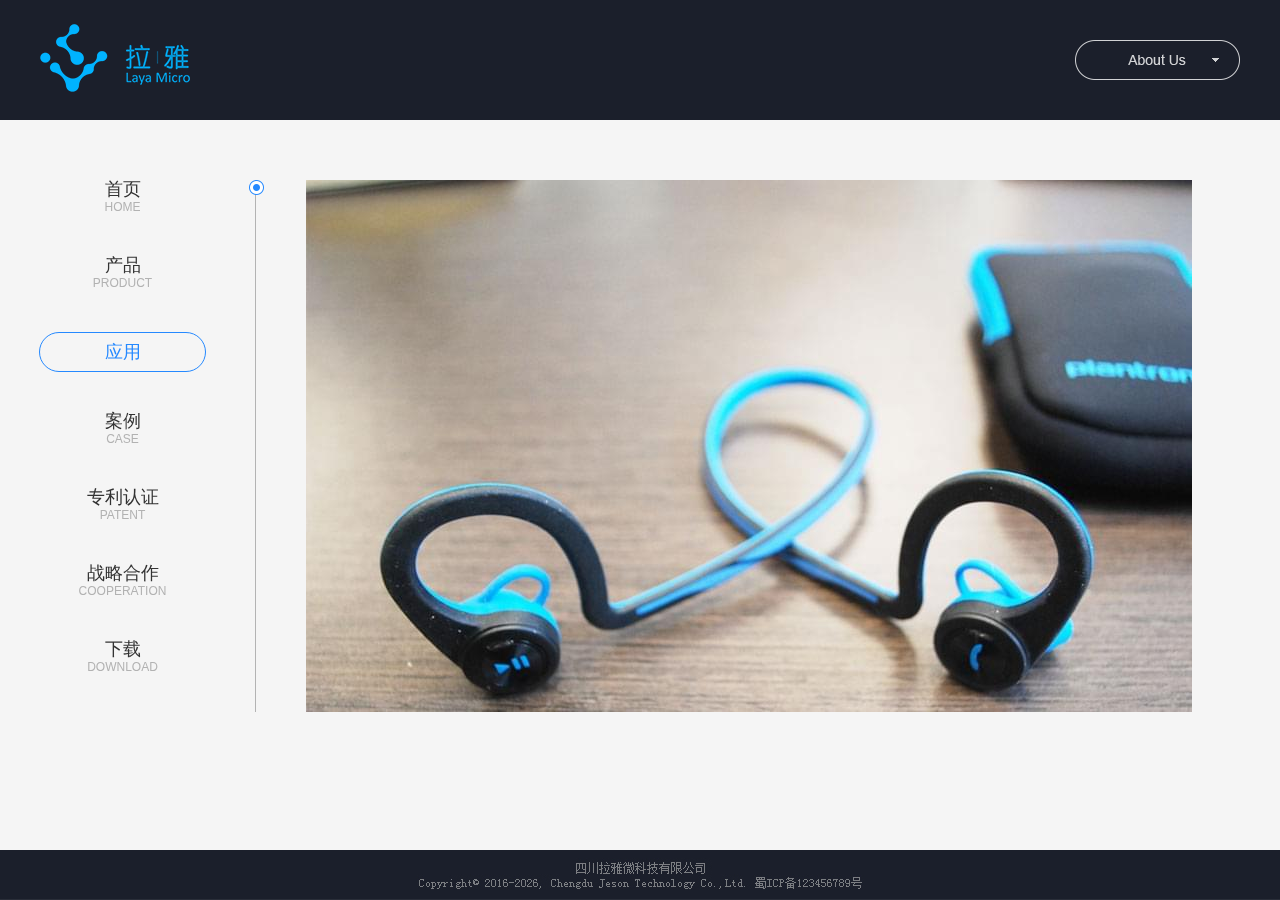
<file: naya/apply.html>
<!DOCTYPE html>
<html lang="en">
<head><meta charset="UTF-8">
    <title>应用</title>
    <!--阻止浏览器缓存-->
    <meta http-equiv="pragma" content="no-cache">
    <meta http-equiv="Cache-Control" content="no-cache, must-revalidate">
    <meta http-equiv="expires" content="0">
    <!-- Basic Page Needs
     ================================================== -->
    <meta http-equiv="Content-Type" content="text/html; charset=utf-8">
    <meta name="keywords" content="">
    <meta name="description" content="">
    <meta name="title" content="">
    <meta name="author" content="">
    <meta name="Copyright" content="">
    <!-- <meta name="description" content=""> -->
    <!-- 让IE浏览器用最高级内核渲染页面 还有用 Chrome 框架的页面用webkit 内核
    ================================================== -->
    <meta http-equiv="X-UA-Compatible" content="chrome=1,IE=edge">
    <!-- IOS6全屏 Chrome高版本全屏
    ================================================== -->
    <meta name="apple-mobile-web-app-capable" content="yes">
    <meta name="mobile-web-app-capable" content="yes">
    <!-- 让360双核浏览器用webkit内核渲染页面
    ================================================== -->
    <meta name="renderer" content="webkit">
    <!-- Mobile Specific Metas
    ================================================== -->
    <!-- !!!注意 minimal-ui 是IOS7.1的新属性，最小化浏览器UI -->
    <meta name="viewport" content="width=device-width, initial-scale=1, maximum-scale=1, user-scalable=no">
    <meta name="format-detection" content="telephone=no">
    <link rel="stylesheet" href="css/main.css">
    <link href='//cdn.webfont.youziku.com/webfonts/nomal/89563/46863/57af1d35f629d8032cc44da8.css' rel='stylesheet' type='text/css' />
    <script type="text/javascript" src="js/jquery.js"></script>
    <script type="text/javascript" src="js/main.js"></script>
</head>
<body class="back-body1">
<!--顶部logo与导航 start-->
    <div class="topBack">
        <div class="topNav">
            <div class="logo"><a href="index.html"><img src="images/logo.png" alt=""></a></div>
            <div class="nav">
                <a href="about.html"><img src="images/aboutas.png" alt=""></a>
                <ul class="chUl">
                    <li><a href="about.html">企业简介</a></li>
                    <li><a href="about.html">企业文化</a></li>
                    <li><a href="about.html">企业荣誉</a></li>
                    <li><a href="about.html">核心团队</a></li>
                    <li><a href="about.html">人才招聘</a></li>
                    <li><a href="about.html">联系我们</a></li>
                </ul>
            </div>
        </div>
    </div>
<!--顶部logo与导航 end-->

<div class="wi1200 clearfix">
<!--左侧边导航 start-->
    <ul class="SideNav">
        <li>
            <a href="index.html">
                <p class="p1">首页</p>
                <p class="p2">HOME</p>
            </a>
        </li>
        <li>
            <a href="product.html">
                <p class="p1">产品</p>
                <p class="p2">PRODUCT</p>
            </a>
        </li>
        <li class="active">
            <a href="apply.html">
                <p class="p1">应用</p>
                <p class="p2">APPLY</p>
            </a>
        </li>
        <li>
            <a href="case.html">
                <p class="p1">案例</p>
                <p class="p2">CASE</p>
            </a>
        </li>
        <li>
            <a href="patent.html">
                <p class="p1">专利认证</p>
                <p class="p2">PATENT</p>
            </a>
        </li>
        <li>
            <a href="cooperation.html">
                <p class="p1">战略合作</p>
                <p class="p2">COOPERATION</p>
            </a>
        </li>
        <li>
            <a href="download.html">
                <p class="p1">下载</p>
                <p class="p2">DOWNLOAD</p>
            </a>
        </li>
    </ul>
<!--左侧边导航 end-->
    <!--右侧边内容 start-->
    <ul class="RightSideCon allPageControl">
        <li>
            <div class="boC">
                <div class="temAll3"><img src="images/apply1.jpg" alt=""></div>
            </div>
        </li>
    </ul>
    <!--右侧边内容 end-->
</div>
<!--备案号 start-->
<div class="recordNumber">

</div>
<!--备案号 end-->
</body>
</html>
</file>
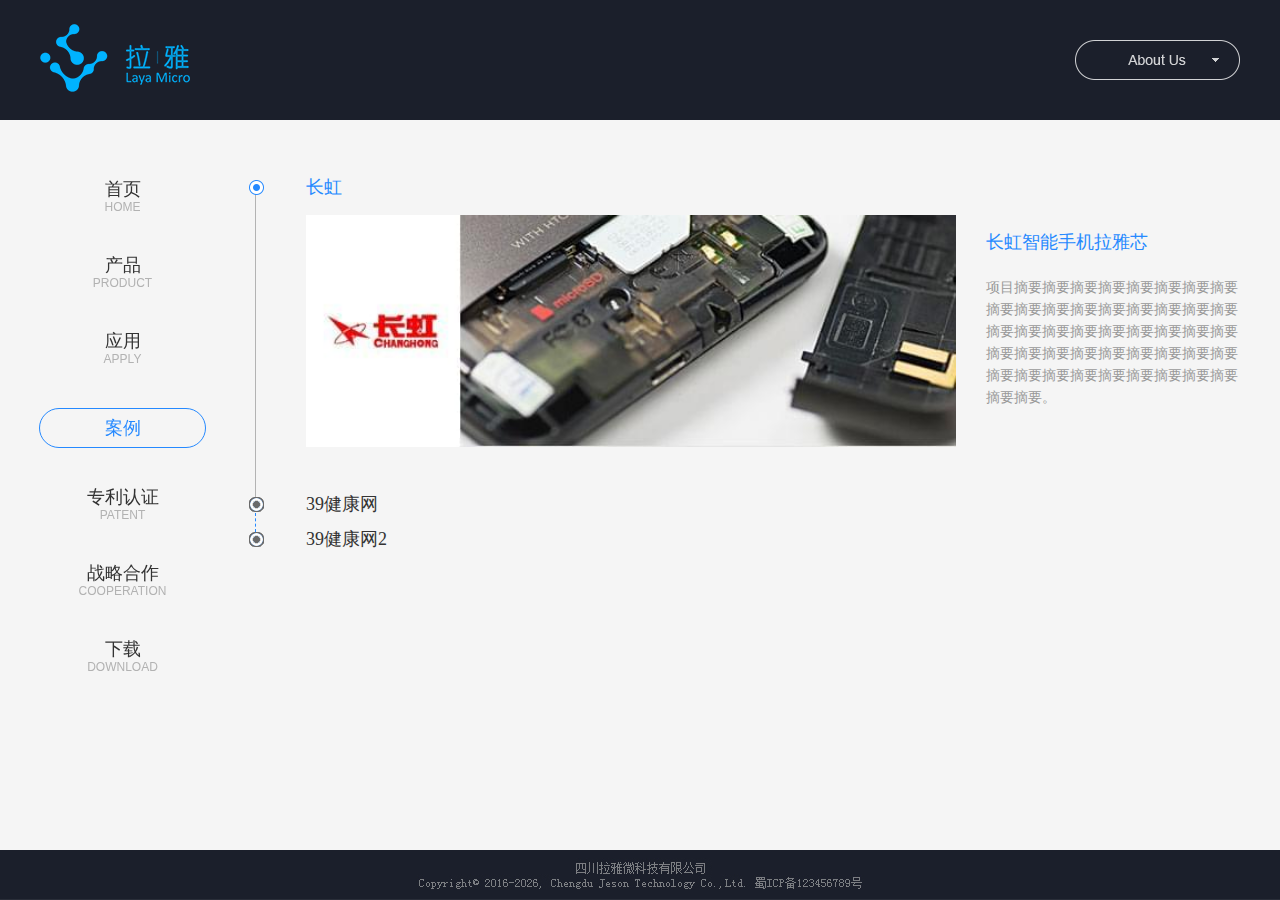
<file: naya/case.html>
<!DOCTYPE html>
<html lang="en">
<head><meta charset="UTF-8">
    <title>案例</title>
    <!--阻止浏览器缓存-->
    <meta http-equiv="pragma" content="no-cache">
    <meta http-equiv="Cache-Control" content="no-cache, must-revalidate">
    <meta http-equiv="expires" content="0">
    <!-- Basic Page Needs
     ================================================== -->
    <meta http-equiv="Content-Type" content="text/html; charset=utf-8">
    <meta name="keywords" content="">
    <meta name="description" content="">
    <meta name="title" content="">
    <meta name="author" content="">
    <meta name="Copyright" content="">
    <!-- <meta name="description" content=""> -->
    <!-- 让IE浏览器用最高级内核渲染页面 还有用 Chrome 框架的页面用webkit 内核
    ================================================== -->
    <meta http-equiv="X-UA-Compatible" content="chrome=1,IE=edge">
    <!-- IOS6全屏 Chrome高版本全屏
    ================================================== -->
    <meta name="apple-mobile-web-app-capable" content="yes">
    <meta name="mobile-web-app-capable" content="yes">
    <!-- 让360双核浏览器用webkit内核渲染页面
    ================================================== -->
    <meta name="renderer" content="webkit">
    <!-- Mobile Specific Metas
    ================================================== -->
    <!-- !!!注意 minimal-ui 是IOS7.1的新属性，最小化浏览器UI -->
    <meta name="viewport" content="width=device-width, initial-scale=1, maximum-scale=1, user-scalable=no">
    <meta name="format-detection" content="telephone=no">
    <link rel="stylesheet" href="css/main.css">
    <link href='//cdn.webfont.youziku.com/webfonts/nomal/89563/46863/57af1d35f629d8032cc44da8.css' rel='stylesheet' type='text/css' />
    <script type="text/javascript" src="js/jquery.js"></script>
    <script type="text/javascript" src="js/main.js"></script>
</head>
<body class="back-body1">
<!--顶部logo与导航 start-->
    <div class="topBack">
        <div class="topNav">
            <div class="logo"><a href="index.html"><img src="images/logo.png" alt=""></a></div>
            <div class="nav">
                <a href="about.html"><img src="images/aboutas.png" alt=""></a>
                <ul class="chUl">
                    <li><a href="about.html">企业简介</a></li>
                    <li><a href="about.html">企业文化</a></li>
                    <li><a href="about.html">企业荣誉</a></li>
                    <li><a href="about.html">核心团队</a></li>
                    <li><a href="about.html">人才招聘</a></li>
                    <li><a href="about.html">联系我们</a></li>
                </ul>
            </div>
        </div>
    </div>
<!--顶部logo与导航 end-->
<div class="wi1200 clearfix">
<!--左侧边导航 start-->
    <ul class="SideNav">
        <li>
            <a href="index.html">
                <p class="p1">首页</p>
                <p class="p2">HOME</p>
            </a>
        </li>
        <li>
            <a href="product.html">
                <p class="p1">产品</p>
                <p class="p2">PRODUCT</p>
            </a>
        </li>
        <li>
            <a href="apply.html">
                <p class="p1">应用</p>
                <p class="p2">APPLY</p>
            </a>
        </li>
        <li class="active">
            <a href="case.html">
                <p class="p1">案例</p>
                <p class="p2">CASE</p>
            </a>
        </li>
        <li>
            <a href="patent.html">
                <p class="p1">专利认证</p>
                <p class="p2">PATENT</p>
            </a>
        </li>
        <li>
            <a href="cooperation.html">
                <p class="p1">战略合作</p>
                <p class="p2">COOPERATION</p>
            </a>
        </li>
        <li>
            <a href="download.html">
                <p class="p1">下载</p>
                <p class="p2">DOWNLOAD</p>
            </a>
        </li>
    </ul>
<!--左侧边导航 end-->
    <!--右侧边内容 start-->
    <ul class="RightSideCon choosePageControl">
        <li>
            <div class="tpC">长虹</div>
            <div class="boC">
                <div class="temAll1">
                    <div class="le"><img src="images/case1.jpg" alt=""></div>
                    <div class="ri">
                        <p class="p1 corSh">长虹智能手机拉雅芯</p>
                        <p class="p2">项目摘要摘要摘要摘要摘要摘要摘要摘要摘要摘要摘要摘要摘要摘要摘要摘要摘要摘要摘要摘要摘要摘要摘要摘要摘要摘要摘要摘要摘要摘要摘要摘要摘要摘要摘要摘要摘要摘要摘要摘要摘要摘要摘要摘要摘要摘要。</p>
                    </div>
                </div>
            </div>
        </li>
        <li>
            <div class="tpC">39健康网</div>
            <div class="boC">
                <div class="temAll1">
                    <div class="le"><img src="images/case1.jpg" alt=""></div>
                    <div class="ri">
                        <p class="p1 corSh">长虹智能手机拉雅芯</p>
                        <p class="p2">项目摘要摘要摘要摘要摘要摘要摘要摘要摘要摘要摘要摘要摘要摘要摘要摘要摘要摘要摘要摘要摘要摘要摘要摘要摘要摘要摘要摘要摘要摘要摘要摘要摘要摘要摘要摘要摘要摘要摘要摘要摘要摘要摘要摘要摘要摘要。</p>
                    </div>
                </div>
            </div>
        </li>
        <li>
            <div class="tpC">39健康网2</div>
            <div class="boC">
                <div class="temAll1">
                    <div class="le"><img src="images/case1.jpg" alt=""></div>
                    <div class="ri">
                        <p class="p1 corSh">长虹智能手机拉雅芯</p>
                        <p class="p2">项目摘要摘要摘要摘要摘要摘要摘要摘要摘要摘要摘要摘要摘要摘要摘要摘要摘要摘要摘要摘要摘要摘要摘要摘要摘要摘要摘要摘要摘要摘要摘要摘要摘要摘要摘要摘要摘要摘要摘要摘要摘要摘要摘要摘要摘要摘要。</p>
                    </div>
                </div>
            </div>
        </li>
    </ul>
    <!--右侧边内容 end-->
</div>
<!--备案号 start-->
<div class="recordNumber">

</div>
<!--备案号 end-->
</body>
</html>
</file>
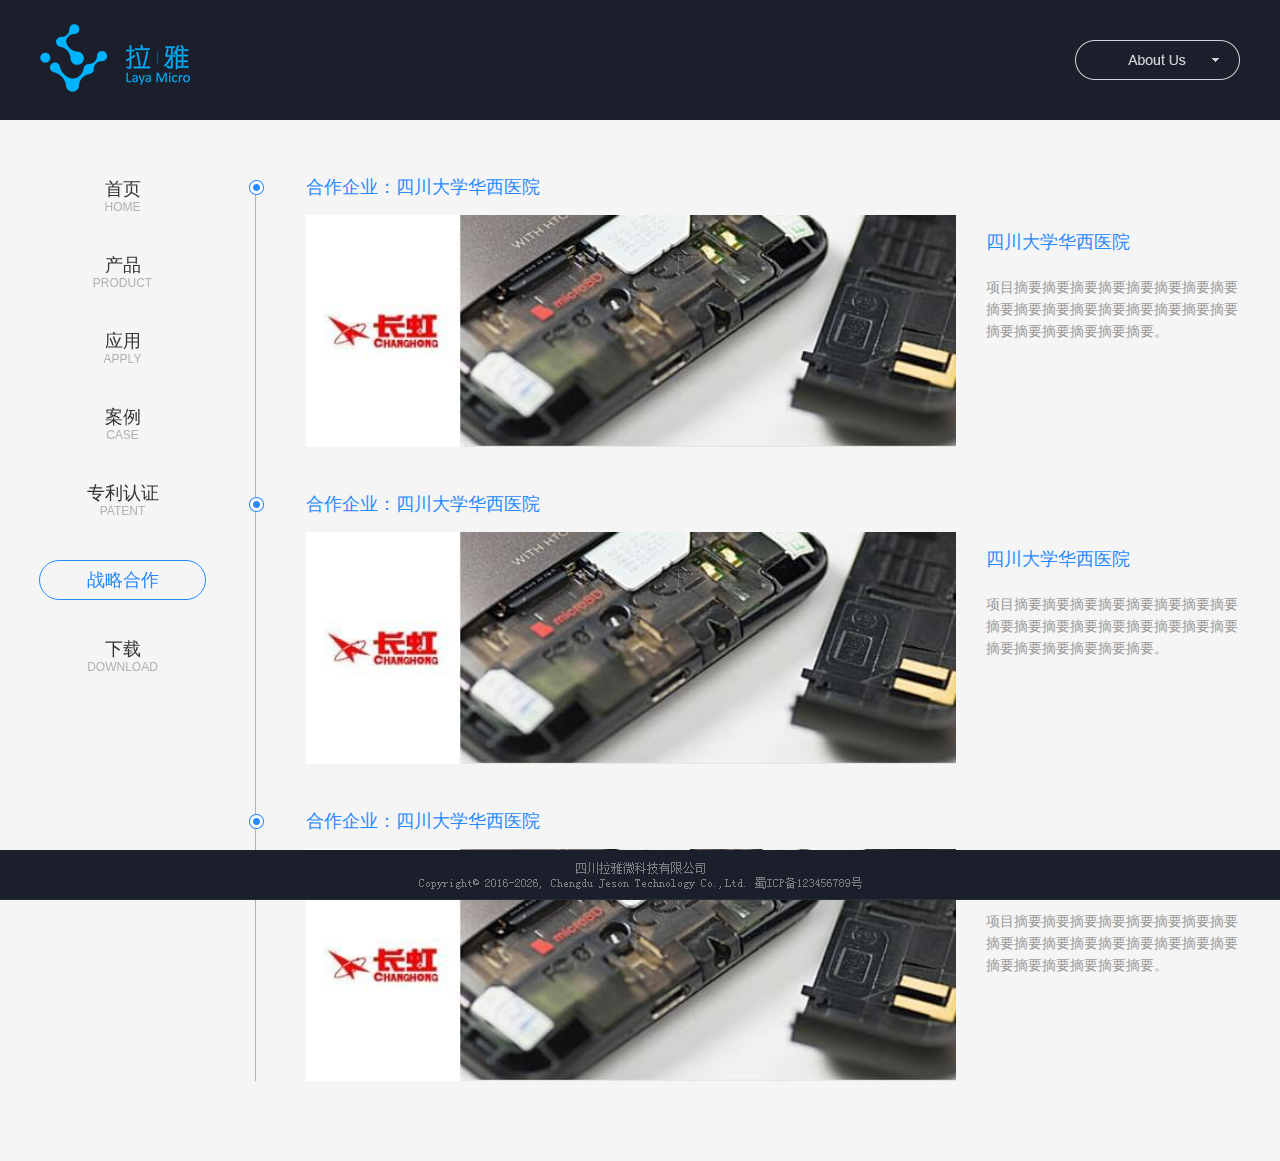
<file: naya/cooperation.html>
<!DOCTYPE html>
<html lang="en">
<head><meta charset="UTF-8">
    <title>战略合作</title>
    <!--阻止浏览器缓存-->
    <meta http-equiv="pragma" content="no-cache">
    <meta http-equiv="Cache-Control" content="no-cache, must-revalidate">
    <meta http-equiv="expires" content="0">
    <!-- Basic Page Needs
     ================================================== -->
    <meta http-equiv="Content-Type" content="text/html; charset=utf-8">
    <meta name="keywords" content="">
    <meta name="description" content="">
    <meta name="title" content="">
    <meta name="author" content="">
    <meta name="Copyright" content="">
    <!-- <meta name="description" content=""> -->
    <!-- 让IE浏览器用最高级内核渲染页面 还有用 Chrome 框架的页面用webkit 内核
    ================================================== -->
    <meta http-equiv="X-UA-Compatible" content="chrome=1,IE=edge">
    <!-- IOS6全屏 Chrome高版本全屏
    ================================================== -->
    <meta name="apple-mobile-web-app-capable" content="yes">
    <meta name="mobile-web-app-capable" content="yes">
    <!-- 让360双核浏览器用webkit内核渲染页面
    ================================================== -->
    <meta name="renderer" content="webkit">
    <!-- Mobile Specific Metas
    ================================================== -->
    <!-- !!!注意 minimal-ui 是IOS7.1的新属性，最小化浏览器UI -->
    <meta name="viewport" content="width=device-width, initial-scale=1, maximum-scale=1, user-scalable=no">
    <meta name="format-detection" content="telephone=no">
    <link rel="stylesheet" href="css/main.css">
    <link href='//cdn.webfont.youziku.com/webfonts/nomal/89563/46863/57af1d35f629d8032cc44da8.css' rel='stylesheet' type='text/css' />
    <script type="text/javascript" src="js/jquery.js"></script>
    <script type="text/javascript" src="js/main.js"></script>
</head>
<body class="back-body1">
<!--顶部logo与导航 start-->
    <div class="topBack">
        <div class="topNav">
            <div class="logo"><a href="index.html"><img src="images/logo.png" alt=""></a></div>
            <div class="nav">
                <a href="about.html"><img src="images/aboutas.png" alt=""></a>
                <ul class="chUl">
                    <li><a href="about.html">企业简介</a></li>
                    <li><a href="about.html">企业文化</a></li>
                    <li><a href="about.html">企业荣誉</a></li>
                    <li><a href="about.html">核心团队</a></li>
                    <li><a href="about.html">人才招聘</a></li>
                    <li><a href="about.html">联系我们</a></li>
                </ul>
            </div>
        </div>
    </div>
<!--顶部logo与导航 end-->

<div class="wi1200 clearfix">
<!--左侧边导航 start-->
    <ul class="SideNav">
        <li>
            <a href="index.html">
                <p class="p1">首页</p>
                <p class="p2">HOME</p>
            </a>
        </li>
        <li>
            <a href="product.html">
                <p class="p1">产品</p>
                <p class="p2">PRODUCT</p>
            </a>
        </li>
        <li>
            <a href="apply.html">
                <p class="p1">应用</p>
                <p class="p2">APPLY</p>
            </a>
        </li>
        <li>
            <a href="case.html">
                <p class="p1">案例</p>
                <p class="p2">CASE</p>
            </a>
        </li>
        <li>
            <a href="patent.html">
                <p class="p1">专利认证</p>
                <p class="p2">PATENT</p>
            </a>
        </li>
        <li class="active">
            <a href="cooperation.html">
                <p class="p1">战略合作</p>
                <p class="p2">COOPERATION</p>
            </a>
        </li>
        <li>
            <a href="download.html">
                <p class="p1">下载</p>
                <p class="p2">DOWNLOAD</p>
            </a>
        </li>
    </ul>
<!--左侧边导航 end-->
    <!--右侧边内容 start-->
    <ul class="RightSideCon allPageControl">
        <li>
            <div class="tpC">合作企业：四川大学华西医院</div>
            <div class="boC">
                <div class="temAll1">
                    <div class="le"><img src="images/case1.jpg" alt=""></div>
                    <div class="ri">
                        <p class="p1 corSh">四川大学华西医院</p>
                        <p class="p2">项目摘要摘要摘要摘要摘要摘要摘要摘要摘要摘要摘要摘要摘要摘要摘要摘要摘要摘要摘要摘要摘要摘要摘要。</p>
                    </div>
                </div>
            </div>
        </li>
        <li>
            <div class="tpC">合作企业：四川大学华西医院</div>
            <div class="boC">
                <div class="temAll1">
                    <div class="le"><img src="images/case1.jpg" alt=""></div>
                    <div class="ri">
                        <p class="p1 corSh">四川大学华西医院</p>
                        <p class="p2">项目摘要摘要摘要摘要摘要摘要摘要摘要摘要摘要摘要摘要摘要摘要摘要摘要摘要摘要摘要摘要摘要摘要摘要。</p>
                    </div>
                </div>
            </div>
        </li>
        <li>
            <div class="tpC">合作企业：四川大学华西医院</div>
            <div class="boC">
                <div class="temAll1">
                    <div class="le"><img src="images/case1.jpg" alt=""></div>
                    <div class="ri">
                        <p class="p1 corSh">四川大学华西医院</p>
                        <p class="p2">项目摘要摘要摘要摘要摘要摘要摘要摘要摘要摘要摘要摘要摘要摘要摘要摘要摘要摘要摘要摘要摘要摘要摘要。</p>
                    </div>
                </div>
            </div>
        </li>
    </ul>
    <!--右侧边内容 end-->
</div>
<!--备案号 start-->
<div class="recordNumber">

</div>
<!--备案号 end-->
</body>
</html>
</file>
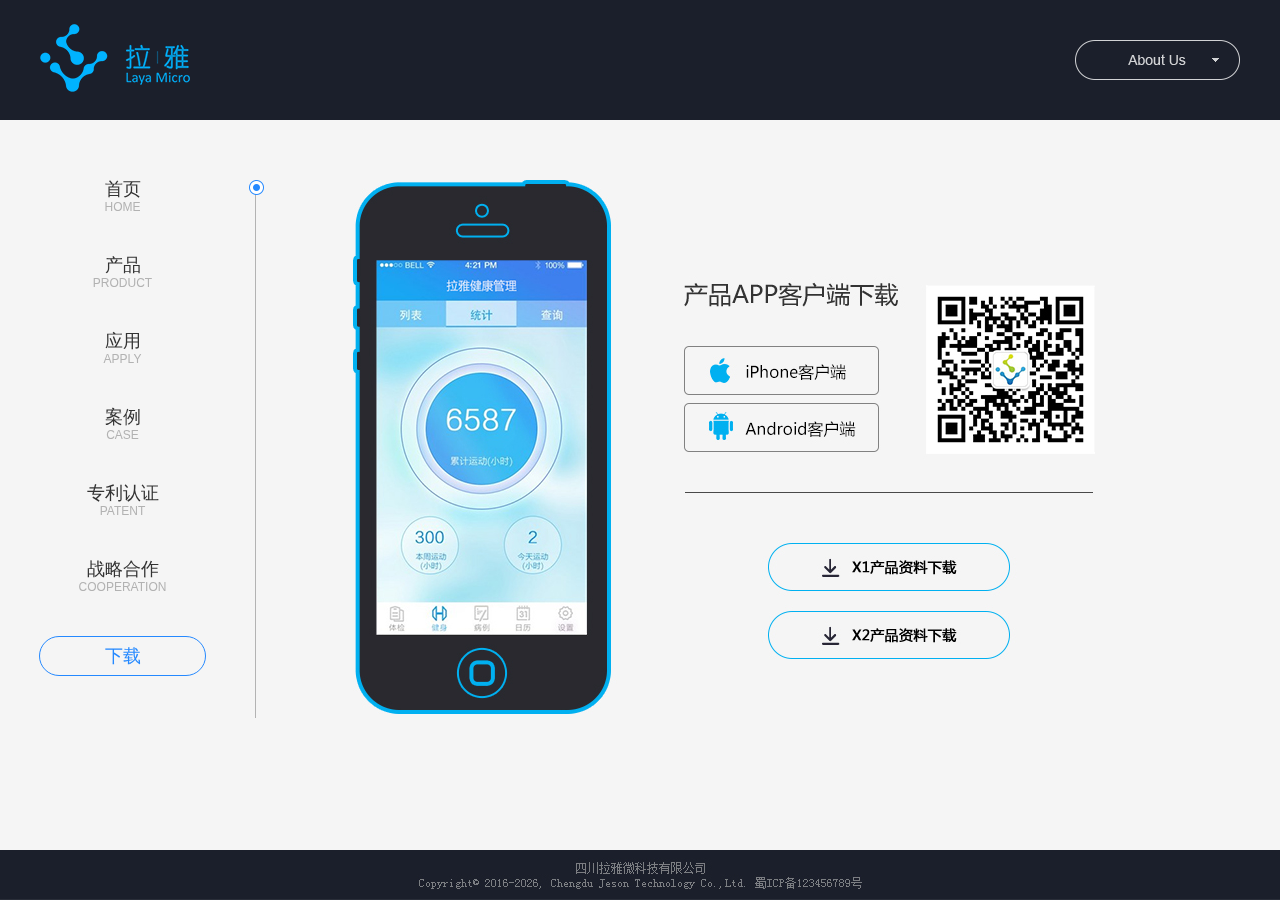
<file: naya/download.html>
<!DOCTYPE html>
<html lang="en">
<head><meta charset="UTF-8">
    <title>下载</title>
    <!--阻止浏览器缓存-->
    <meta http-equiv="pragma" content="no-cache">
    <meta http-equiv="Cache-Control" content="no-cache, must-revalidate">
    <meta http-equiv="expires" content="0">
    <!-- Basic Page Needs
     ================================================== -->
    <meta http-equiv="Content-Type" content="text/html; charset=utf-8">
    <meta name="keywords" content="">
    <meta name="description" content="">
    <meta name="title" content="">
    <meta name="author" content="">
    <meta name="Copyright" content="">
    <!-- <meta name="description" content=""> -->
    <!-- 让IE浏览器用最高级内核渲染页面 还有用 Chrome 框架的页面用webkit 内核
    ================================================== -->
    <meta http-equiv="X-UA-Compatible" content="chrome=1,IE=edge">
    <!-- IOS6全屏 Chrome高版本全屏
    ================================================== -->
    <meta name="apple-mobile-web-app-capable" content="yes">
    <meta name="mobile-web-app-capable" content="yes">
    <!-- 让360双核浏览器用webkit内核渲染页面
    ================================================== -->
    <meta name="renderer" content="webkit">
    <!-- Mobile Specific Metas
    ================================================== -->
    <!-- !!!注意 minimal-ui 是IOS7.1的新属性，最小化浏览器UI -->
    <meta name="viewport" content="width=device-width, initial-scale=1, maximum-scale=1, user-scalable=no">
    <meta name="format-detection" content="telephone=no">
    <link rel="stylesheet" href="css/main.css">
    <link href='//cdn.webfont.youziku.com/webfonts/nomal/89563/46863/57af1d35f629d8032cc44da8.css' rel='stylesheet' type='text/css' />
    <script type="text/javascript" src="js/jquery.js"></script>
    <script type="text/javascript" src="js/main.js"></script>
</head>
<body class="back-body1">
<!--顶部logo与导航 start-->
    <div class="topBack">
        <div class="topNav">
            <div class="logo"><a href="index.html"><img src="images/logo.png" alt=""></a></div>
            <div class="nav">
                <a href="about.html"><img src="images/aboutas.png" alt=""></a>
                <ul class="chUl">
                    <li><a href="about.html">企业简介</a></li>
                    <li><a href="about.html">企业文化</a></li>
                    <li><a href="about.html">企业荣誉</a></li>
                    <li><a href="about.html">核心团队</a></li>
                    <li><a href="about.html">人才招聘</a></li>
                    <li><a href="about.html">联系我们</a></li>
                </ul>
            </div>
        </div>
    </div>
<!--顶部logo与导航 end-->

<div class="wi1200 clearfix">
<!--左侧边导航 start-->
    <ul class="SideNav">
        <li>
            <a href="index.html">
                <p class="p1">首页</p>
                <p class="p2">HOME</p>
            </a>
        </li>
        <li>
            <a href="product.html">
                <p class="p1">产品</p>
                <p class="p2">PRODUCT</p>
            </a>
        </li>
        <li>
            <a href="apply.html">
                <p class="p1">应用</p>
                <p class="p2">APPLY</p>
            </a>
        </li>
        <li>
            <a href="case.html">
                <p class="p1">案例</p>
                <p class="p2">CASE</p>
            </a>
        </li>
        <li>
            <a href="patent.html">
                <p class="p1">专利认证</p>
                <p class="p2">PATENT</p>
            </a>
        </li>
        <li>
            <a href="cooperation.html">
                <p class="p1">战略合作</p>
                <p class="p2">COOPERATION</p>
            </a>
        </li>
        <li class="active">
            <a href="download.html">
                <p class="p1">下载</p>
                <p class="p2">DOWNLOAD</p>
            </a>
        </li>
    </ul>
<!--左侧边导航 end-->
    <!--右侧边内容 start-->
    <ul class="RightSideCon allPageControl">
        <li>
            <div class="boC">
                <div class="temAll4">
                    <img src="images/download.jpg" border="0" usemap="#planetmap" alt="" />
                    <map name="planetmap" id="planetmap">
                        <!--iPhone客户端-->
                        <area shape="rect" coords="332,167,517,214" href ="" target ="_blank" alt="" />
                        <!--Android客户端-->
                        <area shape="rect" coords="332,225,517,264" href ="" target ="_blank" alt="" />
                        <!--X1产品资料下载-->
                        <area shape="rect" coords="422,368,653,410" href ="" target ="_blank" alt="" />
                        <!--X2产品资料下载-->
                        <area shape="rect" coords="425,440,653,475" href ="" target ="_blank" alt="" />
                    </map>
                </div>
            </div>
        </li>
    </ul>
    <!--右侧边内容 end-->
</div>
<!--备案号 start-->
<div class="recordNumber">

</div>
<!--备案号 end-->
</body>
</html>
</file>
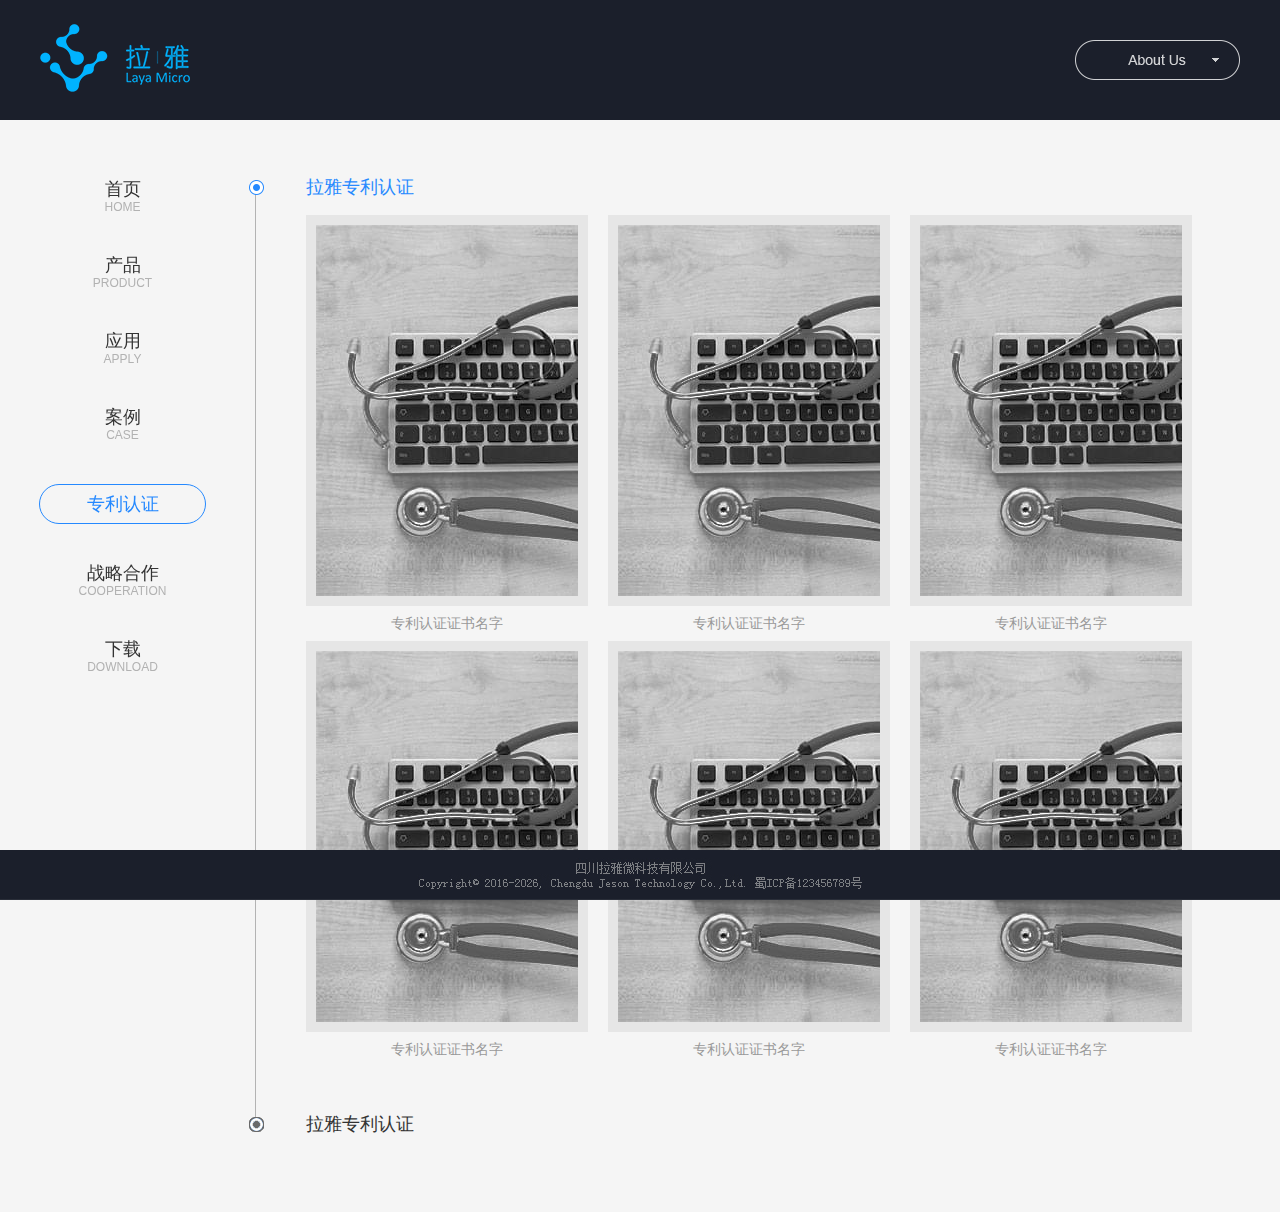
<file: naya/patent.html>
<!DOCTYPE html>
<html lang="en">
<head><meta charset="UTF-8">
    <title>专利认证</title>
    <!--阻止浏览器缓存-->
    <meta http-equiv="pragma" content="no-cache">
    <meta http-equiv="Cache-Control" content="no-cache, must-revalidate">
    <meta http-equiv="expires" content="0">
    <!-- Basic Page Needs
     ================================================== -->
    <meta http-equiv="Content-Type" content="text/html; charset=utf-8">
    <meta name="keywords" content="">
    <meta name="description" content="">
    <meta name="title" content="">
    <meta name="author" content="">
    <meta name="Copyright" content="">
    <!-- <meta name="description" content=""> -->
    <!-- 让IE浏览器用最高级内核渲染页面 还有用 Chrome 框架的页面用webkit 内核
    ================================================== -->
    <meta http-equiv="X-UA-Compatible" content="chrome=1,IE=edge">
    <!-- IOS6全屏 Chrome高版本全屏
    ================================================== -->
    <meta name="apple-mobile-web-app-capable" content="yes">
    <meta name="mobile-web-app-capable" content="yes">
    <!-- 让360双核浏览器用webkit内核渲染页面
    ================================================== -->
    <meta name="renderer" content="webkit">
    <!-- Mobile Specific Metas
    ================================================== -->
    <!-- !!!注意 minimal-ui 是IOS7.1的新属性，最小化浏览器UI -->
    <meta name="viewport" content="width=device-width, initial-scale=1, maximum-scale=1, user-scalable=no">
    <meta name="format-detection" content="telephone=no">
    <link rel="stylesheet" href="css/main.css">
    <link href='//cdn.webfont.youziku.com/webfonts/nomal/89563/46863/57af1d35f629d8032cc44da8.css' rel='stylesheet' type='text/css' />
    <script type="text/javascript" src="js/jquery.js"></script>
    <script type="text/javascript" src="js/main.js"></script>
</head>
<body class="back-body1">
<!--顶部logo与导航 start-->
    <div class="topBack">
        <div class="topNav">
            <div class="logo"><a href="index.html"><img src="images/logo.png" alt=""></a></div>
            <div class="nav">
                <a href="about.html"><img src="images/aboutas.png" alt=""></a>
                <ul class="chUl">
                    <li><a href="about.html">企业简介</a></li>
                    <li><a href="about.html">企业文化</a></li>
                    <li><a href="about.html">企业荣誉</a></li>
                    <li><a href="about.html">核心团队</a></li>
                    <li><a href="about.html">人才招聘</a></li>
                    <li><a href="about.html">联系我们</a></li>
                </ul>
            </div>
        </div>
    </div>
<!--顶部logo与导航 end-->

<div class="wi1200 clearfix">
<!--左侧边导航 start-->
    <ul class="SideNav">
        <li>
            <a href="index.html">
                <p class="p1">首页</p>
                <p class="p2">HOME</p>
            </a>
        </li>
        <li>
            <a href="product.html">
                <p class="p1">产品</p>
                <p class="p2">PRODUCT</p>
            </a>
        </li>
        <li>
            <a href="apply.html">
                <p class="p1">应用</p>
                <p class="p2">APPLY</p>
            </a>
        </li>
        <li>
            <a href="case.html">
                <p class="p1">案例</p>
                <p class="p2">CASE</p>
            </a>
        </li>
        <li class="active">
            <a href="patent.html">
                <p class="p1">专利认证</p>
                <p class="p2">PATENT</p>
            </a>
        </li>
        <li>
            <a href="cooperation.html">
                <p class="p1">战略合作</p>
                <p class="p2">COOPERATION</p>
            </a>
        </li>
        <li>
            <a href="download.html">
                <p class="p1">下载</p>
                <p class="p2">DOWNLOAD</p>
            </a>
        </li>
    </ul>
<!--左侧边导航 end-->
    <!--右侧边内容 start-->
    <ul class="RightSideCon choosePageControl">
        <li>
            <div class="tpC">拉雅专利认证</div>
            <div class="boC">
                <ul class="temAll2">
                    <li>
                        <div class="img"><img src="images/patent1.jpg" alt=""></div>
                        <p>专利认证证书名字</p>
                    </li>
                    <li>
                        <div class="img"><img src="images/patent1.jpg" alt=""></div>
                        <p>专利认证证书名字</p>
                    </li>
                    <li>
                        <div class="img"><img src="images/patent1.jpg" alt=""></div>
                        <p>专利认证证书名字</p>
                    </li>
                    <li>
                        <div class="img"><img src="images/patent1.jpg" alt=""></div>
                        <p>专利认证证书名字</p>
                    </li>
                    <li>
                        <div class="img"><img src="images/patent1.jpg" alt=""></div>
                        <p>专利认证证书名字</p>
                    </li>
                    <li>
                        <div class="img"><img src="images/patent1.jpg" alt=""></div>
                        <p>专利认证证书名字</p>
                    </li>
                </ul>
            </div>
        </li>
        <li>
            <div class="tpC">拉雅专利认证</div>
            <div class="boC">
                <ul class="temAll2">
                    <li>
                        <div class="img"><img src="images/patent1.jpg" alt=""></div>
                        <p>专利认证证书名字</p>
                    </li>
                    <li>
                        <div class="img"><img src="images/patent1.jpg" alt=""></div>
                        <p>专利认证证书名字</p>
                    </li>
                    <li>
                        <div class="img"><img src="images/patent1.jpg" alt=""></div>
                        <p>专利认证证书名字</p>
                    </li>
                </ul>
            </div>
        </li>
    </ul>
    <!--右侧边内容 end-->
</div>
<!--备案号 start-->
<div class="recordNumber"></div>
<!--备案号 end-->
</body>
</html>
</file>
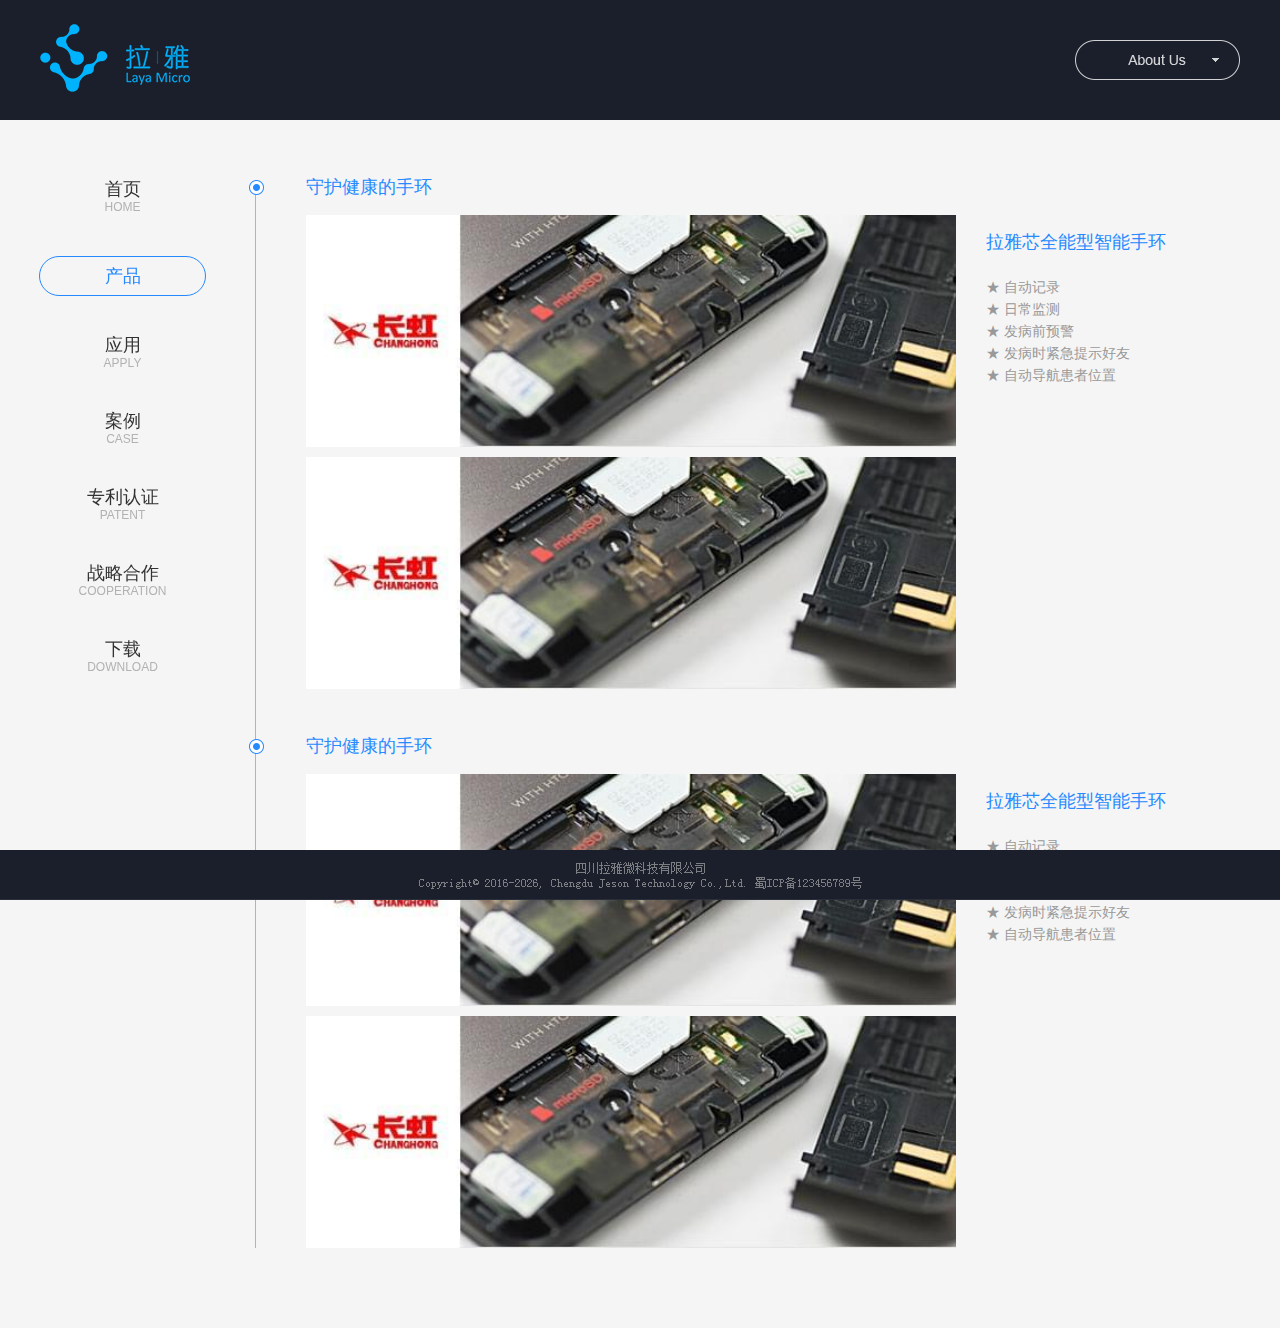
<file: naya/product.html>
<!DOCTYPE html>
<html lang="en">
<head><meta charset="UTF-8">
    <title>产品</title>
    <!--阻止浏览器缓存-->
    <meta http-equiv="pragma" content="no-cache">
    <meta http-equiv="Cache-Control" content="no-cache, must-revalidate">
    <meta http-equiv="expires" content="0">
    <!-- Basic Page Needs
     ================================================== -->
    <meta http-equiv="Content-Type" content="text/html; charset=utf-8">
    <meta name="keywords" content="">
    <meta name="description" content="">
    <meta name="title" content="">
    <meta name="author" content="">
    <meta name="Copyright" content="">
    <!-- <meta name="description" content=""> -->
    <!-- 让IE浏览器用最高级内核渲染页面 还有用 Chrome 框架的页面用webkit 内核
    ================================================== -->
    <meta http-equiv="X-UA-Compatible" content="chrome=1,IE=edge">
    <!-- IOS6全屏 Chrome高版本全屏
    ================================================== -->
    <meta name="apple-mobile-web-app-capable" content="yes">
    <meta name="mobile-web-app-capable" content="yes">
    <!-- 让360双核浏览器用webkit内核渲染页面
    ================================================== -->
    <meta name="renderer" content="webkit">
    <!-- Mobile Specific Metas
    ================================================== -->
    <!-- !!!注意 minimal-ui 是IOS7.1的新属性，最小化浏览器UI -->
    <meta name="viewport" content="width=device-width, initial-scale=1, maximum-scale=1, user-scalable=no">
    <meta name="format-detection" content="telephone=no">
    <link rel="stylesheet" href="css/main.css">
    <link href='//cdn.webfont.youziku.com/webfonts/nomal/89563/46863/57af1d35f629d8032cc44da8.css' rel='stylesheet' type='text/css' />
    <script type="text/javascript" src="js/jquery.js"></script>
    <script type="text/javascript" src="js/main.js"></script>
</head>
<body class="back-body1">
<!--顶部logo与导航 start-->
    <div class="topBack">
        <div class="topNav">
            <div class="logo"><a href="index.html"><img src="images/logo.png" alt=""></a></div>
            <div class="nav">
                <a href="about.html"><img src="images/aboutas.png" alt=""></a>
                <ul class="chUl">
                    <li><a href="about.html">企业简介</a></li>
                    <li><a href="about.html">企业文化</a></li>
                    <li><a href="about.html">企业荣誉</a></li>
                    <li><a href="about.html">核心团队</a></li>
                    <li><a href="about.html">人才招聘</a></li>
                    <li><a href="about.html">联系我们</a></li>
                </ul>
            </div>
        </div>
    </div>
<!--顶部logo与导航 end-->

<div class="wi1200 clearfix">
<!--左侧边导航 start-->
    <ul class="SideNav">
        <li>
            <a href="index.html">
                <p class="p1">首页</p>
                <p class="p2">HOME</p>
            </a>
        </li>
        <li class="active">
            <a href="product.html">
                <p class="p1">产品</p>
                <p class="p2">PRODUCT</p>
            </a>
        </li>
        <li>
            <a href="apply.html">
                <p class="p1">应用</p>
                <p class="p2">APPLY</p>
            </a>
        </li>
        <li>
            <a href="case.html">
                <p class="p1">案例</p>
                <p class="p2">CASE</p>
            </a>
        </li>
        <li>
            <a href="patent.html">
                <p class="p1">专利认证</p>
                <p class="p2">PATENT</p>
            </a>
        </li>
        <li>
            <a href="cooperation.html">
                <p class="p1">战略合作</p>
                <p class="p2">COOPERATION</p>
            </a>
        </li>
        <li>
            <a href="download.html">
                <p class="p1">下载</p>
                <p class="p2">DOWNLOAD</p>
            </a>
        </li>
    </ul>
<!--左侧边导航 end-->
    <!--右侧边内容 start-->
    <ul class="RightSideCon allPageControl">
        <li>
            <div class="tpC">守护健康的手环</div>
            <div class="boC">
                <div class="temAll1">
                    <div class="le"><img src="images/case1.jpg" alt=""></div>
                    <div class="ri">
                        <p class="p1 corSh">拉雅芯全能型智能手环</p>
                        <p class="p2">★ 自动记录</p>
                        <p class="p2">★ 日常监测</p>
                        <p class="p2">★ 发病前预警</p>
                        <p class="p2">★ 发病时紧急提示好友</p>
                        <p class="p2">★ 自动导航患者位置</p>
                    </div>
                </div>
                <div class="temAll1">
                    <div class="le"><img src="images/case1.jpg" alt=""></div>
                </div>
            </div>
        </li>
        <li>
            <div class="tpC">守护健康的手环</div>
            <div class="boC">
                <div class="temAll1">
                    <div class="le"><img src="images/case1.jpg" alt=""></div>
                    <div class="ri">
                        <p class="p1 corSh">拉雅芯全能型智能手环</p>
                        <p class="p2">★ 自动记录</p>
                        <p class="p2">★ 日常监测</p>
                        <p class="p2">★ 发病前预警</p>
                        <p class="p2">★ 发病时紧急提示好友</p>
                        <p class="p2">★ 自动导航患者位置</p>
                    </div>
                </div>
                <div class="temAll1">
                    <div class="le"><img src="images/case1.jpg" alt=""></div>
                </div>
            </div>
        </li>
    </ul>
    <!--右侧边内容 end-->
</div>
<!--备案号 start-->
<div class="recordNumber">

</div>
<!--备案号 end-->
</body>
</html>
</file>
<file: naya/css/main.css>
body,div,dl,dt,dd,ul,ol,li,h1,h2,h3,h4,h5,h6,pre,code,form,fieldset,legend,input,button,textarea,p,blockquote,th,td{
    margin:0;padding:0;
    letter-spacing:0;
}
img{border: none;}
html,body{font-size: 10px;}
body{font-family:'Source-Han-Norm529335fbf15ddb';line-height: 150%;background-color: #fff;color: #333333;}
span,b,em{font-weight: normal;font-style: normal;}
a{text-decoration: none;color: #444444;}
ul{list-style-type: none;margin: 0;padding: 0;}
*{-webkit-tap-highlight-color: transparent;}
.clearfix:after{content:"";display:block;clear:both;overflow:hidden;visibility:visible;width:0;height:0;}

/*-------------------其它 start------------------*/
.wi1200{
    width: 1200px;
    min-width: 1200px;
    margin: 180px auto 0 auto;
}
.back-body1{
    background-color: #f5f5f5;
}
.topBack{
    background-color: #1b1f2b;
    width: 100%;
    height: 120px;
    min-width: 1200px;
    position: fixed;
    top: 0;
    left: 0;
    z-index: 9999;
}
.topBack ul li{
    background-color: #1b1f2b;
}
.SideNav{
    position: fixed;
    float: left;
    width: 245px;
    margin-left: -40px;
    background-color: #f5f5f5;
    z-index: 999999;
}
.SideNav li{
    text-align: center;
    margin-bottom: 40px;
}
.SideNav li.active .p1{
    display: inline-block;
    width: 165px;
    height: 38px;
    border-radius: 38px;
    line-height: 38px;
    border: 1px solid #2589ff;
    color: #2589ff;
}
.SideNav li.active .p2{
    display: none;
}
.SideNav .p1{
    font-size: 18px;
    line-height: 18px;
    color: #333333;
}
.SideNav .p2{
    font-size: 12px;
    line-height: 18px;
    color: #b2b2b2;
    font-family: Arial;
    letter-spacing: 0;
}
.recordNumber{
    position: fixed;
    bottom: 0;
    left: 0;
    width: 100%;
    background: url("../images/recordNumber.jpg")no-repeat;
    background-position:  center bottom;
    height: 50px;
    min-width: 1200px;
}
.RightSideCon{
    float: right;
    width: 985px;
    min-height: 590px;
    font-family: "微软雅黑";
    padding-bottom: 80px;
}
.RightSideCon > li{
    position: relative;
    border-left: 1px dashed #2589ff;
}
.RightSideCon > li.active{
    border-left: 1px solid #b3b3b3;
}
.RightSideCon > li.active:before{
    background: url("../images/pagedot.png")no-repeat;
    background-size: 100% 100%;
}
.RightSideCon > li .tpC{
    margin-bottom: 20px;
    font-size: 18px;
    margin-left: 50px;
    cursor: pointer;
}
.RightSideCon > li.active .tpC,.RightSideCon li.active .corSh{
    color: #278aff;
}
.RightSideCon > li .boC{
    margin-left: 50px;
    overflow: hidden;
}
.choosePageControl > li .boC{
    height: 0;
}
.RightSideCon > li .boC .ap1{
    font-size: 14px;
    color: #999999;
    line-height: 150%;
}
.RightSideCon > li .boC .ap2{
    font-size: 14px;
    color: #333333;
    line-height: 150%;
}
.RightSideCon > li.active .boC{
    height: auto;
    padding-bottom: 50px;
}
.RightSideCon > li:last-child .boC{
    padding-bottom: 0;
}
.RightSideCon > li:last-child .tpC{
    margin-bottom: 0;
}
.RightSideCon > li.active .tpC{
    margin-bottom: 20px;
}
.RightSideCon > li:before{
    position: absolute;
    top: 0;
    left: -7px;
    display: block;
    content: '';
    width: 15px;
    height: 15px;
    background: url("../images/pagedotNo.png")no-repeat;
    background-size: 100% 100%;
}
.topNav{
    max-width: 1200px;
    margin: 0 auto;
}
.topNav .logo{
    float: left;
    padding-top: 24px;
}
.topNav .nav{
    position: relative;
    float: right;
    padding-top: 40px;
    z-index: 999999;
}
.topNav ul{
    display: none;
    position: absolute;
    left: 0;
    width: 100%;
    text-align: center;
    z-index: 999999;
}
.nav:hover ul{
    display: block;
}
.topNav ul li{
    width: 100%;
    height: 38px;
    text-align: center;
}
.topNav ul li:hover a{
    color: #55abff;
}
.topNav ul li a{
    font-family: "微软雅黑";
    display: block;
    font-size: 14px;
    color: #d6d6d6;
    line-height: 38px;
}
.backFix{
    position: fixed;
    width: 100%;
    background: #1b1f2b url("../images/back.jpg")no-repeat;
    background-position:  center bottom;
    height: 100%;
    min-width: 700px;
}
.backFix .poa{
    position: absolute;
    bottom: 0;
    width: 100%;
    height: 845px;
}
.backFix .showCon{
    position: relative;
    width: 700px;
    height: 680px;
    margin: 0 auto;
}
.backFix .showCon:hover .ovf,.backFix .showCon:hover .showLine,.backFix .showCon:hover .showLine2{
    -webkit-transform:scale(0);
    transform:scale(0);
    -webkit-animation-play-state:paused;
    animation-play-state:paused;
}
.backFix .showCon:hover .ch{
    -webkit-animation: ripple1 0;
    animation: ripple1 0;
    -webkit-animation-play-state:paused;
    animation-play-state:paused;
}
.backFix .showCon:hover .ch:before{
    -webkit-animation-play-state:paused;
    animation-play-state:paused;
}
.backFix .po1{
    position: absolute;
    top: 76px;
    left: 319px;
    width: 72px;
    height: 72px;
    background-color: #2589ff;
    border-radius: 50%;
    -webkit-animation: ripple1 .3s linear 5.6s 1 normal both;animation: ripple1 .3s linear 5.6s 1 normal both;
}
.backFix .po1 .showImg{
    position: absolute;
    top: -25px;
    left: -25px;
}
.backFix .po2{
    position: absolute;
    top: 188px;
    left: 204px;
    width: 73px;
    height: 73px;
    background-color: #2589ff;
    border-radius: 50%;
    -webkit-animation: ripple1 .3s linear 4.7s 1 normal both;animation: ripple1 .3s linear 4.7s 1 normal both;
}
.backFix .po3{
    position: absolute;
    top: 316px;
    left: 329px;
    width: 102px;
    height: 102px;
    background-color: #2589ff;
    border-radius: 50%;
    -webkit-animation: ripple1 .3s linear 3.8s 1 normal both;animation: ripple1 .3s linear 3.8s 1 normal both;
}
.backFix .po4{
    position: absolute;
    top: 425px;
    left: 442px;
    width: 74px;
    height: 74px;
    background-color: #2589ff;
    border-radius: 50%;
    -webkit-animation: ripple1 .3s linear 3.2s 1 normal both;animation: ripple1 .3s linear 3.2s 1 normal both;
}
.backFix .po5{
    position: absolute;
    top: 554px;
    left: 289px;
    width: 99px;
    height: 99px;
    background-color: #2589ff;
    border-radius: 50%;
    -webkit-animation: ripple1 .3s linear 2.1s 1 normal both;animation: ripple1 .3s linear 2.1s 1 normal both;
}
.backFix .po6{
    position: absolute;
    top: 326px;
    left: 66px;
    width: 73px;
    height: 73px;
    background-color: #2589ff;
    border-radius: 50%;
    -webkit-animation: ripple1 .3s linear 1.1s 1 normal both;animation: ripple1 .3s linear 1.1s 1 normal both;
}
.backFix .ch{
    cursor: pointer;
    z-index: 999;
    text-align: center;
}
.backFix .showImg{
    z-index: 999;
    display: none;
}
.backFix .table{
    display: table;
    text-align: center;
    position: absolute;
    top: 0;
    left: 0;
    width: 100%;
    height: 100%;
    z-index: 9999;
}
.backFix .sps{
    display: table-cell;
    vertical-align: middle;
    font-size: 20px;
    color: #00050f;
    font-weight: normal;
    line-height: 20px;
    letter-spacing: -1px;
}
.backFix .ul{
    display: none;
    position: absolute;
    left: 96px;
    top: 22px;
    width: 1000px;
    z-index: 1000;
    opacity: 0;
    text-align: left;
}
.backFix .po3 .ul{
    top: -58px;
    left: 10px;
}
.backFix .po6 .ul{
    top: 20px;
    left: -1020px;
    text-align: right;
}
.backFix .po5 .ul{
    top: 36px;
    left: 135px;
}
.backFix .ul li{
    display: inline-block;
    padding: 8px 20px;
    color: #fff;
    background-color: rgba(0, 179, 255, 0.31);
    border-radius: 10px;
    font-size: 14px;
}
.backFix .ul li *{
    color: #fff;
}
.backFix .ch:before{
    display: block;
    opacity: 0;
    position: absolute;
    top: -40%;
    left: -40%;
    width: 180%;
    height: 180%;
    content: '';
    background: url("../images/flashing.png");
    background-size: 100% 100%;
}
.backFix .po1.active:before{
    -webkit-animation: p1 1.5s linear 5.9s 1 normal both;animation: p1 1.5s linear 5.9s 1 normal both;
}
.backFix .po2.active:before{
    -webkit-animation: p1 1.5s linear 5s 1 normal both;animation: p1 1.5s linear 5s 1 normal both;
}
.backFix .po3.active:before{
    -webkit-animation: p1 1.5s linear 4.1s 1 normal both;animation: p1 1.5s linear 4.1s 1 normal both;
}
.backFix .po4.active:before{
    -webkit-animation: p1 1.5s linear 3.5s 1 normal both;animation: p1 1.5s linear 3.5s 1 normal both;
}
.backFix .po5.active:before{
    -webkit-animation: p1 1.5s linear 2.4s 1 normal both;animation: p1 1.5s linear 2.4s 1 normal both;
}
.backFix .po6.active:before{
    -webkit-animation: p1 1.5s linear 1.4s 1 normal both;animation: p1 1.5s linear 1.4s 1 normal both;
}
.backFix .ch:after{
    display: block;
    position: absolute;
    top: -40%;
    left: -40%;
    width: 180%;
    height: 180%;
    content: '';
    background: url("../images/flashing.png");
    background-size: 100% 100%;
    opacity: 0;
    transition: opacity .1s linear;
    -webkit-transition: opacity .1s linear;
}
.backFix .ch:hover:after{
    opacity: 1;
    transition: opacity .1s linear .1s;
    -webkit-transition: opacity .1s linear .1s;
}
.backFix .ch:hover .ul{
    opacity: 1;
    display: block;
}
.backFix .ch:hover .sps{
    color: #fff;
    transition: color .1s linear;
    -webkit-transition: color .1s linear;
}
.backFix .ch:hover:after{
    display: block;
    position: absolute;
    top: -40%;
    left: -40%;
    width: 180%;
    height: 180%;
    content: '';
    background: url("../images/flashing.png");
    background-size: 100% 100%;
}
.showLine{
    position: absolute;
    z-index: 9;
    width: 404px;
    height: 118px;
    -webkit-animation:LineFra2 8s linear 0s normal 1 both;
    animation:LineFra2 8s linear 0s normal 1 both;
    overflow: hidden;
    border-top-right-radius: 50%;
    border-bottom-right-radius: 50%;
}
.showLine .ovf{
    overflow: hidden;
    -webkit-animation:hideLineFra2 8s linear 0s normal 1 both;
    animation:hideLineFra2 8s linear 0s normal 1 both;
}
.showLine2{
    position: absolute;
    left: -593px;
    top: 354px;
    -webkit-animation:showLineFra2 8s linear 0s normal 1 both;
    animation:showLineFra2 8s linear 0s normal 1 both;
    overflow: hidden;
}
.showLine img{
    float: left;
}
.showLine img.active{
    opacity: 1;
    transition: opacity .5s linear;
    -webkit-transition: opacity .5s linear;
}
@keyframes img1{
    from {opacity: 1;}
    to {opacity: 0;}
}
@keyframes img2{
    from {opacity: 0;}
    to {opacity: 1;}
}
@keyframes p1{
    0%{opacity: 0;}
    30%{opacity: .6;}
    100%{opacity: 0;}
}
@keyframes ripple1{
    from {opacity: 0;}
    to {opacity: 1;}
}
@keyframes ripple2{
    from {opacity: 1;}
    to {opacity: .4;}
}
@keyframes LineFra{
    from {
        transform: rotateX(0deg);
        -webkit-transform: rotateX(0deg);
    }
    to {
        transform: rotateX(100deg);
        -webkit-transform: rotateX(100deg);
    }
}
@keyframes LineFra2{
    0% {
        width: 808px;
        left: -742px;
        top: 304px;
    }
    17% {
        width: 404px;
        left: -338px;
        top: 304px;
        transform: rotate(0deg);-webkit-transform: rotate(0deg);
    }
    17.2% {
        width: 246px;
        left: 96px;
        top: 421px;
        transform: rotate(45deg);-webkit-transform: rotate(45deg);
    }
    32% {
        width: 246px;
        left: 96px;
        top: 421px;
        transform: rotate(45deg);-webkit-transform: rotate(45deg);
    }
    32.1% {
        width: 113px;
        left: 359px;
        top: 471px;
        transform: rotate(-45deg);-webkit-transform: rotate(-45deg);
    }
    48% {
        width: 113px;
        left: 359px;
        top: 471px;
        transform: rotate(-45deg); -webkit-transform: rotate(-45deg);
    }
    50% {
        width: 114px;
        left: 249px;
        top: 230px;
        transform: rotate(-135deg); -webkit-transform: rotate(-135deg);
    }
    65% {
        width: 114px;
        left: 249px;
        top: 230px;
        transform: rotate(-135deg);-webkit-transform: rotate(-135deg);
    }
    65.1% {
        width: 88px;
        left: 254px;
        top: 108px;
        transform: rotate(-45deg);-webkit-transform: rotate(-45deg);
    }
    80% {
        width: 88px;
        left: 254px;
        top: 108px;
        transform: rotate(-45deg);-webkit-transform: rotate(-45deg);
    }
    80.1% {
        width: 404px;
        left: 392px;
        top: 53px;
        transform: rotate(0deg);-webkit-transform: rotate(0deg);
    }
    99% {
        width: 1200px;
        left: 392px;
        top: 53px;
        transform: rotate(0deg);-webkit-transform: rotate(0deg);
    }
    100% {
        width: 0;
        left: 392px;
        top: 53px;
        transform: rotate(0deg);-webkit-transform: rotate(0deg);
    }
}
@keyframes hideLineFra2{
    0% {
        margin-left: -404px;
    }
    17% {
        width:404px;
        margin-left: 404px;
    }
    17.1% {
        width:0;
        margin-left: 404px;
    }
    17.2% {
        width:404px;
        margin-left: -404px;
    }
    32% {
        width:404px;
        margin-left: 246px;
    }
    32.1% {
        width:0;
        margin-left: 246px;
    }
    32.2% {
        width:404px;
        margin-left: -404px;
    }
    48% {
        margin-left: 113px;
    }
    48.1% {
        margin-left: -404px;
    }
    65% {
        margin-left: 114px;
    }
    65.1% {
        margin-left: -404px;
    }
    80% {
        margin-left: 88px;
    }
    80.1% {
        margin-left: -404px;
    }
    99% {
        width: 404px;
        margin-left: 804px;
    }
    100% {
        width: 0;
        margin-left: 804px;
    }
}
@keyframes showLineFra2{
    0% {
        opacity: 1;
    }
    13% {
        opacity: 1;
    }
    17% {
        opacity: 0;
        left: -593px;
        top: 354px;
        width: 192px;
        transform: rotate(0deg);-webkit-transform: rotate(0deg);
    }
    18% {
        opacity: 1;
        left: 135px;
        top: 484px;
        width: 192px;
        transform: rotate(45deg);-webkit-transform: rotate(45deg);
    }
    28% {
        opacity: 1;
    }
    32% {
        opacity: 0;
        left: 135px;
        top: 484px;
        width: 192px;
        transform: rotate(45deg);-webkit-transform: rotate(45deg);
    }
    100% {
        opacity: 0;
        left: 135px;
        top: 484px;
        width: 0;
        display: none;
        transform: rotate(45deg);-webkit-transform: rotate(45deg);
    }
}
@-moz-keyframes showLineFra2{
    0% {
        opacity: 1;
    }
    13% {
        opacity: 1;
    }
    17% {
        opacity: 0;
    }
    100% {
        opacity: 0;
    }
}
@keyframes LineFra1{
    0% {
        left:-1000px;
        top: 302px;
    }
    12% {
        left: -200px;
        top: 302px;
        transform: rotate(0deg);
    }
    17% {
        left: -30px;
        top: 350px;
        transform: rotate(45deg);
    }
    26% {
        left: 90px;
        top: 469px;
        transform: rotate(45deg);
    }
    34% {
        left: 131px;
        top: 522px;
        transform: rotate(-45deg);
    }
    47% {
        left: 381px;
        top: 300px;
        transform: rotate(-45deg);
    }
    51% {
        left: 381px;
        top: 300px;
        transform: rotate(-45deg);
    }
    52% {
        left: 157px;
        top: 280px;
        transform: rotate(-135deg);
    }
    53% {
        left: 157px;
        top: 280px;
        transform: rotate(-135deg);
    }
    64% {
        left: 76px;
        top: 200px;
        transform: rotate(-135deg);
    }
    68% {
        left: 76px;
        top: 200px;
        transform: rotate(-135deg);
    }
    69% {
        left: 52px;
        top: 152px;
        transform: rotate(-45deg);
    }
    70% {
        left: 52px;
        top: 152px;
        transform: rotate(-45deg);
    }
    78% {
        left: 127px;
        top: 77px;
        transform: rotate(-45deg);
    }
    81% {
        left: 127px;
        top: 77px;
        transform: rotate(-45deg);
    }
    82% {
        left: 170px;
        top: 50px;
        transform: rotate(0deg);
    }
    83% {
        left: 170px;
        top: 50px;
        transform: rotate(0deg);
    }
    99% {
        left: 1300px;
        top: 50px;
        transform: rotate(0deg);
    }
    100% {
        left: 1500px;
        top: 50px;
        transform: rotate(0deg);
    }
}

@-webkit-keyframes img1{
    from {opacity: 1;}
    to {opacity: 0;}
}
@-webkit-keyframes img2{
    from {opacity: 0;}
    to {opacity: 1;}
}
@-webkit-keyframes p1{
    0%{opacity: 0;}
    30%{opacity: .6;}
    100%{opacity: 0;}
}
@-webkit-keyframes ripple1{
    from {opacity: 0;}
    to {opacity: 1;}
}
@-webkit-keyframes ripple2{
    from {opacity: 1;}
    to {opacity: .4;}
}
@-webkit-keyframes LineFra{
    from {
        transform: rotateX(0deg);
        -webkit-transform: rotateX(0deg);
    }
    to {
        transform: rotateX(100deg);
        -webkit-transform: rotateX(100deg);
    }
}
@-webkit-keyframes LineFra2{
    0% {
        width: 808px;
        left: -742px;
        top: 304px;
    }
    17% {
        width: 404px;
        left: -338px;
        top: 304px;
        transform: rotate(0deg);-webkit-transform: rotate(0deg);
    }
    17.2% {
        width: 246px;
        left: 96px;
        top: 421px;
        transform: rotate(45deg);-webkit-transform: rotate(45deg);
    }
    32% {
        width: 246px;
        left: 96px;
        top: 421px;
        transform: rotate(45deg);-webkit-transform: rotate(45deg);
    }
    32.1% {
        width: 113px;
        left: 359px;
        top: 471px;
        transform: rotate(-45deg);-webkit-transform: rotate(-45deg);
    }
    48% {
        width: 113px;
        left: 359px;
        top: 471px;
        transform: rotate(-45deg); -webkit-transform: rotate(-45deg);
    }
    50% {
        width: 114px;
        left: 249px;
        top: 230px;
        transform: rotate(-135deg); -webkit-transform: rotate(-135deg);
    }
    65% {
        width: 114px;
        left: 249px;
        top: 230px;
        transform: rotate(-135deg);-webkit-transform: rotate(-135deg);
    }
    65.1% {
        width: 88px;
        left: 254px;
        top: 108px;
        transform: rotate(-45deg);-webkit-transform: rotate(-45deg);
    }
    80% {
        width: 88px;
        left: 254px;
        top: 108px;
        transform: rotate(-45deg);-webkit-transform: rotate(-45deg);
    }
    80.1% {
        width: 404px;
        left: 392px;
        top: 53px;
        transform: rotate(0deg);-webkit-transform: rotate(0deg);
    }
    100% {
        width: 1200px;
        left: 392px;
        top: 53px;
        transform: rotate(0deg);-webkit-transform: rotate(0deg);
    }
}
@-webkit-keyframes hideLineFra2{
    0% {
        margin-left: -404px;
    }
    17% {
        width:404px;
        margin-left: 404px;
    }
    17.1% {
        width:0;
        margin-left: 404px;
    }
    17.2% {
        width:404px;
        margin-left: -404px;
    }
    32% {
        width:404px;
        margin-left: 246px;
    }
    32.1% {
        width:0;
        margin-left: 246px;
    }
    32.2% {
        width:404px;
        margin-left: -404px;
    }
    48% {
        margin-left: 113px;
    }
    48.1% {
        margin-left: -404px;
    }
    65% {
        margin-left: 114px;
    }
    65.1% {
        margin-left: -404px;
    }
    80% {
        margin-left: 88px;
    }
    80.1% {
        margin-left: -404px;
    }
    99.9% {
        width: 404px;
        margin-left: 804px;
    }
    100% {
        width: 0;
    }
}
@-webkit-keyframes showLineFra2{
    0% {
        opacity: 1;
    }
    13% {
        opacity: 1;
    }
    17% {
        opacity: 0;
        left: -593px;
        top: 354px;
        width: 192px;
        transform: rotate(0deg);-webkit-transform: rotate(0deg);
    }
    18% {
        opacity: 1;
        left: 135px;
        top: 484px;
        width: 192px;
        transform: rotate(45deg);-webkit-transform: rotate(45deg);
    }
    28% {
        opacity: 1;
    }
    32% {
        opacity: 0;
        left: 135px;
        top: 484px;
        width: 192px;
        transform: rotate(45deg);-webkit-transform: rotate(45deg);
    }
    100% {
        opacity: 0;
        left: 135px;
        top: 484px;
        width: 0;
        display: none;
        transform: rotate(45deg);-webkit-transform: rotate(45deg);
    }
}
@-moz-keyframes showLineFra2{
    0% {
        opacity: 1;
    }
    13% {
        opacity: 1;
    }
    17% {
        opacity: 0;
    }
}
@-webkit-keyframes LineFra1{
    0% {
        left:-1000px;
        top: 302px;
    }
    12% {
        left: -200px;
        top: 302px;
        transform: rotate(0deg);
    }
    17% {
        left: -30px;
        top: 350px;
        transform: rotate(45deg);
    }
    26% {
        left: 90px;
        top: 469px;
        transform: rotate(45deg);
    }
    34% {
        left: 131px;
        top: 522px;
        transform: rotate(-45deg);
    }
    47% {
        left: 381px;
        top: 300px;
        transform: rotate(-45deg);
    }
    51% {
        left: 381px;
        top: 300px;
        transform: rotate(-45deg);
    }
    52% {
        left: 157px;
        top: 280px;
        transform: rotate(-135deg);
    }
    53% {
        left: 157px;
        top: 280px;
        transform: rotate(-135deg);
    }
    64% {
        left: 76px;
        top: 200px;
        transform: rotate(-135deg);
    }
    68% {
        left: 76px;
        top: 200px;
        transform: rotate(-135deg);
    }
    69% {
        left: 52px;
        top: 152px;
        transform: rotate(-45deg);
    }
    70% {
        left: 52px;
        top: 152px;
        transform: rotate(-45deg);
    }
    78% {
        left: 127px;
        top: 77px;
        transform: rotate(-45deg);
    }
    81% {
        left: 127px;
        top: 77px;
        transform: rotate(-45deg);
    }
    82% {
        left: 170px;
        top: 50px;
        transform: rotate(0deg);
    }
    83% {
        left: 170px;
        top: 50px;
        transform: rotate(0deg);
    }
    99% {
        left: 1300px;
        top: 50px;
        transform: rotate(0deg);
    }
    100% {
        left: 1500px;
        top: 50px;
        transform: rotate(0deg);
    }
}
@media (max-height: 725px) {
    .SideNav li {
        margin-bottom: 25px;
    }
}
@media (max-height: 780px) {
    .backFix{
        background-size: auto 800px;
    }
    .backFix .showCon{
        -webkit-transform: scale(.87);
        transform: scale(.87);
    }
    .backFix .poa{
        bottom: -65px;
    }
}
@media (max-height: 680px) {
    .backFix{
        background-size: auto 710px;
    }
    .backFix .showCon{
        -webkit-transform: scale(.77);
        transform: scale(.77);
    }
    .backFix .poa{
        bottom: -115px;
    }
}
/*-------------------其它 end------------------*/


/*-------------------模版 start------------------*/
.temAll1{
    width: 100%;
    margin-bottom: 10px;
}
.temAll1:after{content:"";display:block;clear:both;overflow:hidden;visibility:visible;width:0;height:0;}
.temAll1:last-child{
    margin-bottom: 0;
}
.temAll1 .le{
    width: 650px;
    height: 232px;
    float: left;
}
.temAll1 .le img{
    width: 100%;
    height: 100%;
}
.temAll1 .ri{
    width: 253px;
    float: left;
    margin-left: 30px;
}
.temAll1 .ri .p1{
    font-size: 18px;
    color: #333333;
    margin-top: 20px;
    margin-bottom: 27px;
}
.temAll1 .ri .p2{
    font-size: 14px;
    color: #999999;
    line-height: 22px;
}
.temAll2{
    width: 100%;
    font-size: 0;
    letter-spacing: -5px;
}
.temAll2 .img{
    width: 262px;
    height: 371px;
    border: 10px solid #e6e6e6;
    margin-bottom: 10px;
}
.temAll2 li{
    width: 282px;
    display: inline-block;
    margin-right: 20px;
    vertical-align: top;
    margin-bottom: 10px;
}
.temAll2 li p{
    font-size: 14px;
    color: #999;
    text-align: center;
    padding: 0 10px;
}
.temAll2 li:nth-child(3n){
    margin-right: 0;
}
.temAll2 li img{
    width: 100%;
    height: 100%;
}
.temAll3{
    width: 886px;
    height: 532px;
}
.temAll3 img{
    width: 100%;
    height: 100%;
}
.temAll4{
    padding-left:47px;
}
.temAll5{
    width: 100%;
    font-size: 0;
}
.temAll5 .img{
    width: 413px;
    height: 188px;
    border: 10px solid #e6e6e6;
    margin-bottom: 10px;
}
.temAll5 li {
    width: 433px;
    display: inline-block;
    margin-right: 20px;
    vertical-align: top;
    margin-bottom: 10px;
}
.temAll5 li p{
    font-size: 16px;
    color: #333;
    text-align: center;
    padding: 0 10px;
}
.temAll5 li:nth-child(2n){
    margin-right: 0;
}
.temAll5 li img{
    width: 100%;
    height: 100%;
}
.temAll6{
    width: 100%;
    font-size: 0;
}
.temAll6 .img{
    width: 194px;
    height: 229px;
    margin-bottom: 20px;
}
.temAll6 li {
    width: 194px;
    display: inline-block;
    padding: 10px;
    background-color: #f0f0f0;
    margin-right: 10px;
    vertical-align: top;
    margin-bottom: 10px;
}
.temAll6 li p{
    font-size: 14px;
    color: #999999;
    text-align: center;
    padding: 0 10px;
    margin-bottom: 10px;
}
.temAll6 li .p1{
    font-size: 12px;
    color: #808080;
    line-height: 18px;
    text-align: left;
    padding: 0;
}
.temAll6 li .span1{
    color: #333;
}
.temAll6 li:nth-child(4n){
    margin-right: 0;
}
.temAll6 li img{
    width: 100%;
    height: 100%;
}
.temAll7{
    width: 100%;
    font-size: 0;
}
.temAll7 .img{
    width: 194px;
    height: 229px;
    margin-bottom: 20px;
}
.temAll7 li{
    position: relative;
    width: 193px;
    padding: 10px;
    display: inline-block;
    margin-right: 10px;
    vertical-align: top;
    margin-bottom: 10px;
}
.temAll7 li:before{
    display: block;
    content: '';
    position: absolute;
    right: 0;
    top:30px;
    height: 77px;
    width: 1px;
    background: url("../images/about-icon5.png") no-repeat;
    background-size: 100% 100%;
}
.temAll7 li:last-child:before{
    display: none;
}
.temAll7 li p{
    font-size: 14px;
    color: #999999;
    text-align: center;
    padding: 0 10px;
    margin-bottom: 10px;
}
.temAll7 li .imp{
    margin-top: 10px;
}
.temAll7 li .p1{
    font-size: 12px;
    color: #808080;
    line-height: 18px;
    text-align: center;
    padding: 0;
}
.temAll7 li .span1{
    color: #333;
}
.temAll7 li:nth-child(4n){
    margin-right: 0;
}
/*-------------------模版 end------------------*/
</file>
<file: show/css/main.css>
body,div,dl,dt,dd,ul,ol,li,h1,h2,h3,h4,h5,h6,pre,code,form,fieldset,legend,input,button,textarea,p,blockquote,th,td{
    margin:0;padding:0;
    letter-spacing:2px;
}
img{border: none;}
html,body{font-size: 10px;}
body{font-family: "宋体";line-height: 150%;background-color: #fff;color: #333333;}
span,b,em{font-weight: normal;font-style: normal;}
a{text-decoration: none;color: #444444;}
ul{list-style-type: none;margin: 0;padding: 0;}
*{-webkit-tap-highlight-color: transparent;}
.clearfix:after{content:"";display:block;clear:both;overflow:hidden;visibility:visible;width:0;height:0;}

/*-------------------其它 start------------------*/

.backFix{
    position: fixed;
    width: 100%;
    background: #1b1f2b url("../images/back.jpg")no-repeat;
    background-position:  center bottom;
    height: 100%;
    min-width: 700px;
}
.backFix .poa{
    position: absolute;
    bottom: 0;
    width: 100%;
    height: 845px;
}
.backFix .showCon{
    position: relative;
    width: 700px;
    height: 680px;
    margin: 0 auto;
}
.backFix .showCon:hover .showLine{
    animation-play-state:paused;
    width: 0;
}
.backFix .showCon:hover .ch{
    -webkit-animation: ripple1 0;
    animation: ripple1 0;
    -webkit-animation-play-state:paused;
    animation-play-state:paused;
}
.backFix .showCon:hover .ch:before{
    -webkit-animation:p1 3s 0s infinite both;animation:p1 3s 0s infinite both;
}
.backFix .showCon:hover .ch:after{
    -webkit-animation:p2 3s .5s infinite both;animation:p1 3s .5s infinite both;
}
.backFix .po1{
    position: absolute;
    top: 76px;
    left: 319px;
    width: 72px;
    height: 72px;
    background: url("../images/baP1.png") no-repeat;
    -webkit-animation: ripple1 .8s linear 4.4s 1 normal both;animation: ripple1 .8s linear 4.4s 1 normal both;
}
.backFix .po1 .showImg{
    position: absolute;
    top: -25px;
    left: -25px;
}
.backFix .po2{
    position: absolute;
    top: 188px;
    left: 204px;
    width: 73px;
    height: 73px;
    background: url("../images/baP2.png") no-repeat;
    -webkit-animation: ripple1 .8s linear 3.8s 1 normal both;animation: ripple1 .8s linear 3.8s 1 normal both;
}
.backFix .po3{
    position: absolute;
    top: 316px;
    left: 329px;
    width: 102px;
    height: 102px;
    background: url("../images/baP3.png") no-repeat;
    -webkit-animation: ripple1 .8s linear 3.2s 1 normal both;animation: ripple1 .8s linear 3.2s 1 normal both;
}
.backFix .po4{
    position: absolute;
    top: 425px;
    left: 444px;
    width: 74px;
    height: 74px;
    background: url("../images/baP4.png") no-repeat;
    -webkit-animation: ripple1 .8s linear 2.4s 1 normal both;animation: ripple1 .8s linear 2.4s 1 normal both;
}
.backFix .po5{
    position: absolute;
    top: 554px;
    left: 289px;
    width: 99px;
    height: 99px;
    background: url("../images/baP5.png") no-repeat;
    -webkit-animation: ripple1 .8s linear 1.6s 1 normal both;animation: ripple1 .8s linear 1.6s 1 normal both;
}
.backFix .po6{
    position: absolute;
    top: 326px;
    left: 66px;
    width: 73px;
    height: 73px;
    opacity: 1;
    background: url("../images/baP6.png") no-repeat;
    -webkit-animation: ripple1 .8s linear .8s 1 normal both;animation: ripple1 .8s linear .8s 1 normal both;
}
.backFix .ch{
    cursor: pointer;
    z-index: 999;
}
.backFix .showImg{
    z-index: 999;
    display: none;
}
.backFix .ul{
    position: absolute;
    left: 96px;
    top: 27px;
    width: 1000px;
    z-index: 1000;
    display: none;
}
.backFix .ul li{
    display: inline-block;
    padding: 8px 20px;
    color: #fff;
    background-color: rgba(0, 179, 255, 0.31);
    border-radius: 10px;
    font-size: 14px;
}
.backFix .ul li *{
    color: #fff;
}
.backFix .ch:hover .showImg,.backFix .ch:hover .ul{
    display: block;
}
.backFix .ch:before{
    display: block;
    content: '';
    position: absolute;
    top: 0;
    left: 0;
    width: 100%;
    height: 100%;
    border: 1px solid #2589ff;
    border-radius: 50%;
    -webkit-animation:p1 3s 0s infinite both;animation:p1 3s 0s infinite both;
}
.backFix .ch:after{
    display: block;
    content: '';
    position: absolute;
    top: 0;
    left: 0;
    width: 100%;
    height: 100%;
    border: 1px solid #2589ff;
    border-radius: 50%;
    -webkit-animation:p2 3s .5s infinite both;animation:p2 3s .5s infinite both;
}
.showLine{
    position: absolute;
    z-index: 9;
    width: 404px;
    overflow: hidden;
    -webkit-animation:LineFra1 6s linear 0s normal 1 both;
    animation:LineFra1 6s linear 0s normal 1 both;
}
.showLine img{
    float: left;
    border: 0;
    font-size: 0;
    padding: 0;
    margin: 0;
}
.showLine img.img1{
    -webkit-animation:img1 2s 0s infinite both;animation:img1 2s 0s infinite both;
}
.showLine img.img2{
    -webkit-animation:img2 2s 0s infinite both;animation:img2 2s 0s infinite both;
}
.showLine img.img3{
    -webkit-animation:img3 2s 0s infinite both;animation:img3 2s 0s infinite both;
}
.showLine img.img4{
    -webkit-animation:img4 2s 0s infinite both;animation:img4 2s 0s infinite both;
}
.showLine img.img5{
    -webkit-animation:img5 2s 0s infinite both;animation:img5 2s 0s infinite both;
}
.showLine img.img6{
    -webkit-animation:img6 2s 0s infinite both;animation:img6 2s 0s infinite both;
}
.showLine img.img7{
    -webkit-animation:img7 2s 0s infinite both;animation:img7 2s 0s infinite both;
}
.showLine img.img8{
    -webkit-animation:img8 2s 0s infinite both;animation:img8 2s 0s infinite both;
}
.showLine img.img9{
    -webkit-animation:img9 2s 0s infinite both;animation:img9 2s 0s infinite both;
}
@keyframes img1{
    from {opacity: 1;}
    to {opacity: .1;}
}
@keyframes img2{
    from {opacity: 1;}
    to {opacity: .2;}
}
@keyframes img3{
    from {opacity: 1;}
    to {opacity: .3;}
}
@keyframes img4{
    from {opacity: 1;}
    to {opacity: .5;}
}
@keyframes img5{
    from {opacity: 1;}
    to {opacity: .6;}
}
@keyframes img6{
    from {opacity: 1;}
    to {opacity: .72;}
}
@keyframes img7{
    from {opacity: 1;}
    to {opacity: .8;}
}
@keyframes img8{
    from {opacity: 1;}
    to {opacity: .88;}
}
@keyframes img9{
    from {opacity: 1;}
    to {opacity: .95;}
}
@-webkit-keyframes p1{
    0%{-webkit-transform:scale(0);transform:scale(0);opacity: 0;}
    30%{-webkit-transform:scale(1.2);transform:scale(1.2);opacity: 1;}
    100%{-webkit-transform:scale(1.6);transform:scale(1.6);opacity: 0;}
}
@keyframes p1{
    0%{-webkit-transform:scale(0);transform:scale(0);opacity: 0;}
    30%{-webkit-transform:scale(1.2);transform:scale(1.2);opacity: 1;}
    100%{-webkit-transform:scale(1.6);transform:scale(1.6);opacity: 0;}
}
@-webkit-keyframes p2{
    0%{-webkit-transform:scale(0);transform:scale(0);opacity: 0;}
    50%{-webkit-transform:scale(1.4);transform:scale(1.4);opacity: 1;}
    100%{-webkit-transform:scale(1.8);transform:scale(1.8);opacity: 0;}
}
@keyframes p2{
    0%{-webkit-transform:scale(0);transform:scale(0);opacity: 0;}
    50%{-webkit-transform:scale(1.4);transform:scale(1.4);opacity: 1;}
    100%{-webkit-transform:scale(1.8);transform:scale(1.8);opacity: 0;}
}
@-webkit-keyframes ripple1{
    from {opacity: 0;}
    to {opacity: 1;}
}
@keyframes ripple1{
    from {opacity: 0;}
    to {opacity: 1;}
}
@-webkit-keyframes ripple2{
    from {opacity: 1;}
    to {opacity: .4;}
}
@keyframes ripple2{
    from {opacity: 1;}
    to {opacity: .4;}
}
@-webkit-keyframes LineFra{
    from {
        transform: rotateX(0deg);
        -webkit-transform: rotateX(0deg);
    }
    to {
        transform: rotateX(100deg);
        -webkit-transform: rotateX(100deg);
    }
}
@keyframes LineFra{
    from {
        transform: rotateX(0deg);
        -webkit-transform: rotateX(0deg);
    }
    to {
        transform: rotateX(100deg);
        -webkit-transform: rotateX(100deg);
    }
}
@-webkit-keyframes LineFra1{
    0% {
        left:-1000px;
        top: 302px;
        opacity: 1;
    }
    13% {
        left: -136px;
        top: 302px;
        opacity: 1;
    }
    17% {
        left: -136px;
        top: 302px;
        opacity: 0;
        -webkit-transform: rotate(0deg);transform: rotate(0deg);
    }
    18% {
        left: -45px;
        top: 357px;
        opacity: 0;
        -webkit-transform: rotate(45deg);transform: rotate(45deg);
    }
    19% {
        left: -45px;
        top: 357px;
        opacity: 1;
        -webkit-transform: rotate(45deg);transform: rotate(45deg);
    }
    30% {
        left: 107px;
        top: 510px;
        opacity: 1;
        -webkit-transform: rotate(45deg);transform: rotate(45deg);
    }
    34% {
        left: 107px;
        top: 510px;
        opacity: 0;
        -webkit-transform: rotate(45deg);transform: rotate(45deg);
    }
    35% {
        left: 160px;
        top: 522px;
        opacity: 0;
        -webkit-transform: rotate(-45deg);transform: rotate(-45deg);
    }
    36% {
        left: 160px;
        top: 522px;
        opacity: 1;
        -webkit-transform: rotate(-45deg);transform: rotate(-45deg);
    }
    47% {
        left: 381px;
        top: 300px;
        opacity: 1;
        -webkit-transform: rotate(-45deg);transform: rotate(-45deg);
    }
    51% {
        left: 381px;
        top: 300px;
        opacity: 0;
        -webkit-transform: rotate(-45deg);transform: rotate(-45deg);
    }
    52% {
        left: 157px;
        top: 280px;
        opacity: 0;
        -webkit-transform: rotate(-135deg);transform: rotate(-135deg);
    }
    53% {
        left: 157px;
        top: 280px;
        opacity: 1;
        -webkit-transform: rotate(-135deg);transform: rotate(-135deg);
    }
    64% {
        left: 76px;
        top: 200px;
        opacity: 1;
        -webkit-transform: rotate(-135deg);transform: rotate(-135deg);
    }
    68% {
        left: 76px;
        top: 200px;
        opacity: 0;
        -webkit-transform: rotate(-135deg);transform: rotate(-135deg);
    }
    69% {
        left: 52px;
        top: 152px;
        opacity: 0;
        -webkit-transform: rotate(-45deg);transform: rotate(-45deg);
    }
    70% {
        left: 52px;
        top: 152px;
        opacity: 1;
        -webkit-transform: rotate(-45deg);transform: rotate(-45deg);
    }
    78% {
        left: 127px;
        top: 77px;
        opacity: 1;
        -webkit-transform: rotate(-45deg);transform: rotate(-45deg);
    }
    81% {
        left: 127px;
        top: 77px;
        opacity: 0;
        -webkit-transform: rotate(-45deg);transform: rotate(-45deg);
    }
    82% {
        left: 170px;
        top: 50px;
        opacity: 0;
        -webkit-transform: rotate(0deg);transform: rotate(0deg);
    }
    83% {
        left: 170px;
        top: 50px;
        opacity: 1;
        -webkit-transform: rotate(0deg);transform: rotate(0deg);
    }
    99% {
        left: 1300px;
        top: 50px;
        opacity: 1;
        -webkit-transform: rotate(0deg);transform: rotate(0deg);
    }
    100% {
        left: 1500px;
        top: 50px;
        opacity: 0;
        -webkit-transform: rotate(0deg);transform: rotate(0deg);
    }
}

@keyframes LineFra1{
    0% {
        left:-1000px;
        top: 302px;
        opacity: 1;
    }
    13% {
        left: -136px;
        top: 302px;
        opacity: 1;
    }
    17% {
        left: -136px;
        top: 302px;
        opacity: 0;
        -webkit-transform: rotate(0deg);transform: rotate(0deg);
    }
    18% {
        left: -45px;
        top: 357px;
        opacity: 0;
        -webkit-transform: rotate(45deg);transform: rotate(45deg);
    }
    19% {
        left: -45px;
        top: 357px;
        opacity: 1;
        -webkit-transform: rotate(45deg);transform: rotate(45deg);
    }
    30% {
        left: 107px;
        top: 510px;
        opacity: 1;
        -webkit-transform: rotate(45deg);transform: rotate(45deg);
    }
    34% {
        left: 107px;
        top: 510px;
        opacity: 0;
        -webkit-transform: rotate(45deg);transform: rotate(45deg);
    }
    35% {
        left: 160px;
        top: 522px;
        opacity: 0;
        -webkit-transform: rotate(-45deg);transform: rotate(-45deg);
    }
    36% {
        left: 160px;
        top: 522px;
        opacity: 1;
        -webkit-transform: rotate(-45deg);transform: rotate(-45deg);
    }
    47% {
        left: 381px;
        top: 300px;
        opacity: 1;
        -webkit-transform: rotate(-45deg);transform: rotate(-45deg);
    }
    51% {
        left: 381px;
        top: 300px;
        opacity: 0;
        -webkit-transform: rotate(-45deg);transform: rotate(-45deg);
    }
    52% {
        left: 157px;
        top: 280px;
        opacity: 0;
        -webkit-transform: rotate(-135deg);transform: rotate(-135deg);
    }
    53% {
        left: 157px;
        top: 280px;
        opacity: 1;
        -webkit-transform: rotate(-135deg);transform: rotate(-135deg);
    }
    64% {
        left: 76px;
        top: 200px;
        opacity: 1;
        -webkit-transform: rotate(-135deg);transform: rotate(-135deg);
    }
    68% {
        left: 76px;
        top: 200px;
        opacity: 0;
        -webkit-transform: rotate(-135deg);transform: rotate(-135deg);
    }
    69% {
        left: 52px;
        top: 152px;
        opacity: 0;
        -webkit-transform: rotate(-45deg);transform: rotate(-45deg);
    }
    70% {
        left: 52px;
        top: 152px;
        opacity: 1;
        -webkit-transform: rotate(-45deg);transform: rotate(-45deg);
    }
    78% {
        left: 127px;
        top: 77px;
        opacity: 1;
        -webkit-transform: rotate(-45deg);transform: rotate(-45deg);
    }
    81% {
        left: 127px;
        top: 77px;
        opacity: 0;
        -webkit-transform: rotate(-45deg);transform: rotate(-45deg);
    }
    82% {
        left: 170px;
        top: 50px;
        opacity: 0;
        -webkit-transform: rotate(0deg);transform: rotate(0deg);
    }
    83% {
        left: 170px;
        top: 50px;
        opacity: 1;
        -webkit-transform: rotate(0deg);transform: rotate(0deg);
    }
    99% {
        left: 1300px;
        top: 50px;
        opacity: 1;
        -webkit-transform: rotate(0deg);transform: rotate(0deg);
    }
    100% {
        left: 1500px;
        top: 50px;
        opacity: 0;
        -webkit-transform: rotate(0deg);transform: rotate(0deg);
    }
}
/*-------------------其它 end------------------*/
</file>
<file: work/css/main.css>
body,div,dl,dt,dd,ul,ol,li,h1,h2,h3,h4,h5,h6,pre,code,form,fieldset,legend,input,button,textarea,p,blockquote,th,td{
    margin:0;padding:0;
    letter-spacing:1px;
}
@font-face {
    font-family: 'fzyouC';
    src: url('../fonts/FZYouHJW_ChaoXi_b22a3cac9d.woff');
}
@font-face {
    font-family: 'fzyouX';
    src: url('../fonts/FZYouHJW_Xian_daf4914d2c.woff');
}
img{border: none;}
html{font-size: 12px;}
body{font-family: Helvetica,Arial,"Hiragino Sans GB","Microsoft Yahei","微软雅黑",STHeiti,"华文细黑",sans-serif;line-height: 1.5;background-color: #fff;color: #333333;}
span,b,em{font-weight: normal;font-style: normal;}
a{text-decoration: none;color: #444444;}
ul{list-style-type: none;margin: 0;padding: 0;}
*{-webkit-tap-highlight-color: transparent;}
.clearfix:after{content:"";display:block;clear:both;overflow:hidden;visibility:visible;width:0;height:0;}
/*----全局 start---*/
html .flex{display: -webkit-box;display: -moz-box;display: -ms-flexbox;display: flex;display: -ms-flex;display: -webkit-flex;-ms-flex-align: center;-webkit-align-items: center;-webkit-box-align: center;align-items: center;}
html .flex-1{flex: 1;-webkit-box-flex: 1;-moz-box-flex: 1;-webkit-flex: 1;-ms-flex: 1;}
html .flex-2{flex: 2;-webkit-box-flex: 2;-moz-box-flex: 2;-webkit-flex: 2;-ms-flex: 2;}
html .flex-3{flex: 3;-webkit-box-flex: 3;-moz-box-flex: 3;-webkit-flex: 3;-ms-flex: 3;}
html .flex-4{flex: 4;-webkit-box-flex: 4;-moz-box-flex: 4;-webkit-flex: 4;-ms-flex: 4;}
html .flex-5{flex: 5;-webkit-box-flex: 5;-moz-box-flex: 5;-webkit-flex: 5;-ms-flex: 5;}
html .flex-6{flex: 6;-webkit-box-flex: 6;-moz-box-flex: 6;-webkit-flex: 6;-ms-flex: 6;}
html .pab1{padding:0 4.1em;}
html .fl{float: left;}
html .fr{float: right;}
html .mt-1{margin-top: 1em;}
html .mt-6{margin-top: 6.7em;}
html .mb-10{margin-bottom: 10em;}
html .mb-20{margin-bottom: 20em;}
html .mr-10{margin-right: 10em;}
html .pt-2{padding-top: 2em;}
html .pt-3{padding-top: 3em;}
html .pt-6{padding-top: 6em;}
html .po-re{position: relative;}
html .te-ce{text-align: center;}
html .te-ri{text-align: right;}
html .te-le{text-align: left;}
html .te-cell{display: table-cell;}
html .ve-mi{vertical-align: middle;}
html .ve-to{vertical-align: top;}
html .ve-bo{vertical-align: bottom;}
html .color-1{color: #454545;}
html .back-1{background-color: #f6f6f6;}
@media (max-width: 1350px) {
    html .pab1{padding:0 1em;}
    html .contactUs form{
        width: auto;
        margin: 80px auto 0 auto;
    }
    html .conUsCol1{
        width: 100%;
    }
    html .conUsCol1 .contRi{
        text-align: center;
        float: none;
    }
    html .conUsCol1 .contRi h3{
        margin-bottom: 20px;
    }
    html .conUsCol1 .contRi .di{
        margin: 0 10px 10px 10px;
    }
    html .contactUs input.form-control,html .contactUs textarea.form-control{
        width: calc(100% - 2px);
        -webkit-width: calc(100% - 2px);
    }
    html .aboutUsPeo .swiper-container{
        width: 90%;
    }
    html .indexSayInfo .con p{
        width: 90%;
    }
    html .indexSayInfo .con a{
        font-size: 10px;
        line-height: 24px;
    }
    html .detailsAll{
        width: 100%;
        margin-bottom: 100px;
    }
    html .detailsAll .top{
        left: 0;
        right: 0;
        margin-left: 0;
        width: 100%;
    }
    html .detailsAll .T_le{
        margin-left: 12px;
    }
    html .detailsAll .T_ri{
        right: 12px;
    }
    html .detailsAll .p_img{
        margin-top: 70px;
    }
}
@media (max-width: 900px) {
    html .indexNav .linkUl{
        display: none;
        position: absolute;
        top: 6.6em;
        left: 0;
        width: 100%;
        background-color: #fff;
        border-top: 1px solid #666;
    }
    html .indexNav .linkUl li{
        display: block;
        margin-left: 0;
        text-align: center;
        line-height: 5em;
    }
    html .indexNav .linkUl li.active:after{
        display: none;
    }
    html .indexNav .listControl{
        display: block;
    }
    html .indexListCon li{
        width: calc(50% - 1em);
        width: -webkit-calc(50% - 1em);
    }
    html .indexSystem .Cu{
        bottom: -6em;
    }
    html .indexSayInfo .con p{
        margin-top: 1em;
    }
    html .indexSayInfo .con .B_p{
        display: none;
    }
    html .AllFooter{
        text-align: center;
    }
    html .AllFooter .bl{
        display: inline-block;
        margin-bottom: 1em;
    }
    html .AllFooter .wi-100{
        width: auto;
    }
    html .AllFooter .bl img{
        margin: 0;
    }
    html .AllFooter .linkUl li{
        margin: 1em;
    }
    html .indexListCon li .back{
        display: none;
    }
    html .indexListCon li:hover img{
        transform:scale(1) rotate(0deg);
    }
    html .serveSuperiority li{
        margin: 0 10px 10px 10px;
    }
    html .swiper-index .swiper-slide img{
        margin-left: -50%;
    }
    html .aboutUsPeo .swiper-slide{
        width: 290px;
    }
}
@media (max-width: 440px) {
    html .indexSayInfo .con h3,html .indexSayInfo .con .B_p{
        display: none;
    }
    html .swiper-index .swiper-slide img{
        width: 900px;
        margin-left: -50%;
    }
    html .indexSystem.st1 .Bul > li{
        text-align: center;
    }
    html .detailsAll .T_le{
        width: 80px;
        height: 48px;
    }
    html .detailsAll .T_ri{
        width: 192px;
        height: 48px;
    }
    html .detailsAll .p_img{
        margin-top: 60px;
    }
    html .poShow{
        font-size: 14px;
    }
}
/*----全局 end---*/
/*----其它 start---*/

/*----其它 end---*/

/*----首页 start---*/
.indexNav{
    position: fixed;
    top: -6.6em;
    left: 0;
    width: 100%;
    height: 6.6em;
    line-height: 6.6em;
    z-index: 999999;
    background-color: #fff;
}
.indexNav .logo{
    position: relative;
    top: 1em;
}
.indexNav .listControl{
    display: none;
    position: absolute;
    right: 1em;
    top: 2.2em;
    height: 2.2em;
}
.indexNav .linkUl li{
    position: relative;
    display: inline-block;
    margin-left: 4.6em;
}
.indexNav .linkUl li *{
    font-size: 1.16em;
    color: #454545;
}
.indexNav .linkUl li.active *,.indexNav .linkUl li:hover *,.indexNav .linkUl li:active *{
    color: #00c3b5;
}
.swiper-container{
    width: 100%;
}
.indexHead{
    width: 100%;
    text-align: center;
}
.indexHead h3{
    font-size: 2em;
    color: #393939;
    font-weight: normal;
    margin-top: 4.2em;
}
.indexHead p{
    font-size: 1.17em;
    color: #393939;
    max-width: 1330px;
    margin: 0 auto;
    margin-bottom: 4em;
    line-height: 30px;
}
.indexHead .more{
    margin: 5em 0;
    display: inline-block;
    width: 16.67em;
    height: 4.17em;
    border: 2px solid #454545;
    line-height: 4.17em;
    font-size: 1.17em;
    color: #454545;
    transition:all .2s linear;
    -webkit-transition:all .2s linear;
}
.indexHead .more:hover{
    border: 2px solid #00c3b5;
    background-color: #00c3b5;
    color: #fff;
    transition:all .2s linear;
    -webkit-transition:all .2s linear;
}
.indexListCon{
    width:  calc(100% + 1em);
    width: -webkit-calc(100% + 1em);
}
.indexListCon li{
    position: relative;
    float: left;
    width: calc(33.3% - 1em);
    width: -webkit-calc(33.3% - 1em);
    margin-bottom: .6em;
    margin-right: 1em;
    overflow: hidden;
}
.indexListCon li .back{
    opacity: 0;
    cursor: pointer;
    content: '';
    position: absolute;
    top:0;
    left: 0;
    width: 100%;
    height: 100%;
    background-color: rgba(0, 0, 0, 0.8);
    filter:progid:DXImageTransform.Microsoft.gradient(startColorstr=#8f000000,endColorstr=#8f000000);
    transition:all .5s linear;
    -webkit-transition:all .5s linear;
}
.indexListCon li .table{
    display: table;
    width: 100%;
    height: 100%;
    text-align: center;
}
.indexListCon li:hover .back{
    opacity: 1;
    transition:all .5s linear;
    -webkit-transition:all .5s linear;
}
.indexListCon li .btn{
    display: inline-block;
    width: 150px;
    height: 50px;
    border: 2px solid #fff;
    text-align: center;
    line-height: 50px;
    color: #fff;
    font-size: 14px;
    transition: all .2s linear;
    -webkit-transition: all .2s linear;
}
.indexListCon li .btn:hover{
    border: 2px solid #00c3b5;
    background-color: #00c3b5;
    color: #fff;
    transition: all .2s linear;
    -webkit-transition: all .2s linear;
}
.indexListCon li p{
    position: absolute;
    top: 0;
    left: 0;
    right: 0;
    margin: .6em;
    font-size: 1em;
    color: #fff;
    overflow: hidden;
    display: -webkit-box;
    -webkit-line-clamp: 2;
    -webkit-box-orient: vertical;
    word-break: break-all;
    font-family: fzyouX,fzyouC;
    z-index: 999999;
}
.indexSystem{
    position: relative;
    width: 100%;
    background-color: #f6f6f6;
    text-align: center;
}
.indexSystem .FlowImg{
    display: inline-block;
    padding: 0 10px;
    padding-bottom: 70px;
}
.indexSystem h3{
    font-weight: normal;
    font-size: 2em;
    color: #454545;
    padding: 4em 0;
}
.indexSystem .Bul{
    padding-bottom: 3.3em;
    margin: 0 auto;
}
.indexSystem .Bul > li{
    display: inline-block;
    margin: 0 6.6em 5em 6.6em;
}
.indexSystem .Bul > li.active .img2,.indexSystem .Bul > li.active .Cu{
    display: inline-block;
}
.indexSystem .Bul > li.active p{
    color: #00c3b5;
    cursor: pointer;
}
.indexSystem .Bul > li.active .img1{
    display: none;
}
.indexSystem.st1{
    margin-bottom: 100px;
}
.indexSystem .swiper-container{
    max-width: 1355px;
}
.indexSystem.st1 .Bul > li{
    margin: 0;
    width: 175px;
    text-align: left;
}
.indexSystem.st1 .Bul > li:last-child{
    margin: 0;
    width: 120px;
}
.indexSystem .Bul > li .img2{
    display: none;
}
.indexSystem .Bul > li p{
    color: #454545;
    font-size: 1.17em;
}
.indexSystem .Cu{
    display: none;
    position: absolute;
    left: 0;
    bottom: -3.3em;
    width: 100%;
    max-height: 5.25em;
    overflow: hidden;
    z-index: 999999;
}
.indexSystem .Cu > li{
    color: #00c3b5;
    display: inline-block;
    margin: 0 1em;
    font-size: 1.17em;
}
.indexSayInfo{
    position: relative;
    width: 100%;
    margin-top: 80px;
}
.indexSayInfo .con{
    position: absolute;
    top: 0;
    left: 0;
    width: 100%;
    height: 100%;
    text-align: center;
    overflow: hidden;
}
.indexSayInfo .con h3{
    color: #fff;
    font-size: 24px;
    font-weight: 100;
    margin: 3% 0;
    letter-spacing: 5px;
}
.indexSayInfo .con p{
    display: block;
    margin: 0 auto;
    text-align: left;
    width: 1160px;
    color: #fff;
    font-size: 1.17em;
    overflow: hidden;
    display: -webkit-box;
    -webkit-line-clamp: 3;
    -webkit-box-orient: vertical;
    word-break: break-all;
    margin-bottom: 3%;
}
.indexSayInfo .con a{
    color: #fff;
    font-size: 14px;
    line-height: 30px;
}
.indexSayInfo .con .linkBtn{
    display: inline-block;
    width: 150px;
    height:50px;
    line-height: 50px;
    font-size: 14px;
    color: #fff;
    text-align: center;
    vertical-align: top;
    margin: 0 1em;
    border: 2px solid #fff;
    transition:all .2s linear;
    -webkit-transition:all .2s linear;
}
.indexSayInfo .linkBtn:hover{
    border: 2px solid #00c3b5;
    background-color: #00c3b5;
    transition:all .2s linear;
    -webkit-transition:all .2s linear;
}
.clickGoTo{
    cursor: pointer;
    display: inline-block;
    background: url("../images/icon-indexXia.png")no-repeat;
    background-size: 100% 100%;
    width: 29px;
    height: 29px;
}
.clickGoTo:hover{
    background: url("../images/icon-indexXiaAct.png")no-repeat;
    background-size: 100% 100%;
}
.indexSayInfo .con .B_p{
    text-align: center;
}
.AllFooter{
    width: 100%;
    padding-bottom: 3.3em;
}
.AllFooter .bl{
    display: table-cell;
    margin-bottom: 2em;
    vertical-align: top;
}
.AllFooter .bl:last-child{
    padding-top: 35px;
}
.AllFooter .wi-100{
    width: 1000em;
}
.AllFooter .linkUl{
    margin-bottom: 2.2em;
}
.AllFooter .linkUl li{
    display: inline-block;
    margin-right: 50px;
    color: #454545;
    font-size: 1.17em;
}
.AllFooter .linkUl:nth-child(2) li{
    margin-right: 40px;
}
.AllFooter .linkUl li:hover a{
    color: #00c3b5;
}
.AllFooter .linkUl.st1 li{
    color: #979797;
    font-size: .9em;
}
.AllFooter .serveUl{
    white-space: nowrap;
}
.AllFooter .serveUl li{
    display: inline-block;
    margin-right: .5em;
}
.AllFooter .serveUl li .img2{
    display: none;
}
.AllFooter .serveUl li:hover .img1{
    display: none;
}
.AllFooter .serveUl li:hover .img2{
    display: inline-block;
}
.theme-mask {
    display: none;
    z-index: 10000;
    position: fixed;
    _position: absolute;
    left: 0;
    top: 0;
    width: 100%;
    height: 100%;
    background-color: rgba(0, 0, 0, 0.51);
    filter:progid:DXImageTransform.Microsoft.gradient(startColorstr=#5f000000,endColorstr=#5f000000);
}
.popover1 {
    display: none;
    width: 360px;
    height: 400px;
    z-index: 100001;
    position: fixed;
    top: 50%;
    left: 50%;
    background: #fff;
    margin: -200px 0 0 -180px;
    box-shadow: 1px 1px 6px 3px rgba(0,0,0,.2);
    text-align: center;
}
.popover1 dl {
    margin-top: 60px;
    font-size: 14px;
    color: #333;
    line-height: 40px;
}
.popover1 dl a {
    width: 110px;
    height: 40px;
    background: #00c3b5;
    color: #fff;
    display: inline-block;
    font-size: 14px;
}
.caseListClickLi{
    width: 100%;
    padding: 1.16em 0;
    margin: 3.5em 0;
    line-height: 5em;
    text-align: center;
}
.caseListClickLi li{
    position: relative;
    display: inline-block;
    margin: 0 1.65em 1em 1.65em;
}
.caseListClickLi li.active *{
    color: #00c3b5;
}
.caseListClickLi li.active:before{
    content: '';
    position: absolute;
    bottom: 0;
    left: 0;
    width: 100%;
    height: 2px;
    background-color: #00c3b5;
}
.caseListClickLi li *{
    font-size: 1.3em;
    color: #393939;
}
.caseListClickLi li:hover *{
    color: #00c3b5;
}
.serveSuperiority{
    width: 100%;
    text-align: center;
    margin-bottom: 10px;
}
.serveSuperiority li{
    display: inline-block;
    margin: 0 120px;
    margin-bottom: 50px;
    color: #393939;
    font-size: 14px;
}
.serveSuperiority li .imgP{
    width: 272px;
    height: 132px;
    padding: 5px;
    border: 1px solid #f1f1f1;
    margin-bottom: 10px;
}
/*----首页 end---*/
/*----联系我们 start---*/
.contactUs{
    width: 100%;
    margin: 70px 0 120px 0;
    overflow: hidden;
}
.contactUs h3{
    text-align: center;
    font-size: 24px;
    color: #393939;
    font-weight: normal;
}
.contactUs form{
    width: 1293px;
    margin: 80px auto 0 auto;
}
.contactUs .linkBtn{
    margin-top: 30px;
    text-align: center;
    display: inline-block;
    width: 240px;
    height: 50px;
    line-height:50px;
    font-size: 14px;
    border: none;
    color: #fff;
    background-color: #00c3b5;
    transition: all .2s linear;
    -webkit-transition: all .2s linear;
}
.contactUs .linkBtn:active{
    background-color: #00a599;
}
.contactUs input{
    width: 625px;
    margin: 0 35px 38px 0;
}
.contactUs input:nth-child(2n){
    margin: 0 0 38px 0;
}
.contactUs textarea.form-control{
    text-align: left;
    height: auto;
    width: 100%;
}
.conUsCol1{
    width: 1320px;
    margin: 70px auto 120px auto;
}
.conUsCol1 form{
    display: inline-block;
    width: 804px;
    vertical-align: top;
}
.conUsCol1 input{
    width: 365px;
    margin-right: 65px;
}
.conUsCol1 .contRi{
    float: right;
    margin-top: 72px;
}
.conUsCol1 .contRi h3{
    color: #454545;
    font-size: 18px;
    font-weight: normal;
    margin-bottom: 70px;
    text-align: right;
}
.conUsCol1 .contRi .di{
    display: inline-block;
    text-align: center;
    margin-left: 80px;
}
.conUsCol1 .contRi .img{
    margin-bottom: 25px;
}
.conUsCol1 .contRi p{
    color: #757575;
    font-size: 14px;
}
.conUsCol1 textarea.form-control{
    height: 150px;
}
.form-control{
    height: 48px;
    border: 1px solid #e8e8e8;
    text-indent: 2em;
    outline: none;
    line-height: 48px;
}
/*----联系我们 end---*/
.aboutUsPeo{
    width: 100%;
    background-color: #f6f6f6;
    overflow: hidden;
}
.aboutUsPeo > h3{
    text-align: center;
    font-size: 24px;
    font-weight: normal;
    color: #393939;
    padding-top: 80px;
}
.aboutUsPeo > p{
    text-align: center;
    font-size: 14px;
    color: #393939;
    padding-bottom: 80px;
}
.aboutUsPeo .swiper-container{
    width: 1320px;
    margin: 0 auto;
    cursor: move;
}
.aboutUsPeo .move{
    text-align: center;
    margin: 80px 0;
}
.aboutUsPeo .prev{
    margin-right: 65px;
    display: inline-block;
    width: 29px;
    height: 29px;
    background: url("../images/icon-teamLeft.png")no-repeat;
    background-size: 100%;
}
.aboutUsPeo .next{
    display: inline-block;
    width: 29px;
    height: 29px;
    background: url("../images/icon-teamRight.png")no-repeat;
    background-size: 100%;
}
.aboutUsPeo .prev:hover,.aboutUsPeo .prev:active{
    background: url("../images/icon-teamLeftA.png")no-repeat;
    background-size: 100%;
}
.aboutUsPeo .next:hover,.aboutUsPeo .next:active{
    background: url("../images/icon-teamRightA.png")no-repeat;
    background-size: 100%;
}
.aboutUsPeo .swiper-slide{
    float: left;
    width: 345px;
    height: 363px;
}
.aboutUsPeo .swiper-slide:last-child{
    width: 280px;
}
.aboutUsPeo .swiper-slide .con{
    width: 258px;
    height: 341px;
    background-color: #fff;
    padding: 10px;
    border: 1px solid #f1f1f1;
}
.aboutUsPeo .con p{
    text-align: center;
    font-size: 14px;
    color: #393939;
    line-height: 26px;
}
.aboutUsPeo .con .p1{
    margin-top: 20px;
}
/*-------------------------详情页 start----------------------*/

.detailsAll{
    width: 1120px;
    margin: 0 auto 210px auto;
}
.detailsAll .top{
    position: fixed;
    top: 0;
    left: 50%;
    right: 50%;
    width: 1120px;
    margin-left: -560px;
    z-index: 999999;
    height: 60px;
}
.detailsAll .p_img{
    margin-top: 100px;
}
.detailsAll .T_le{
    display: block;
    background: url("../images/icon-GoN.jpg")no-repeat;
    width: 100px;
    height: 60px;
    background-size: 100% 100%;
}
.detailsAll .T_le:hover{
    background: url("../images/icon-GoY.jpg")no-repeat;
    background-size: 100% 100%;
}
.detailsAll .T_ri{
    position: absolute;
    right: 0;
    top: 0;
    width: 240px;
    height: 100%;
}
.detailsAll .prev{
    float: left;
    width: 50%;
    height: 100%;
    background: url("../images/icon-prve.png")no-repeat;
    background-size: 100% 100%;
}
.detailsAll .prev:hover,.detailsAll .prev:active{
    background: url("../images/icon-prveY.png")no-repeat;
    background-size: 100% 100%;
}
.detailsAll .next{
    float: left;
    width: 50%;
    height: 100%;
    background: url("../images/icon-next.png")no-repeat;
    background-size: 100% 100%;
}
.detailsAll .next:hover,.detailsAll .next:active{
    background: url("../images/icon-nextY.png")no-repeat;
    background-size: 100% 100%;
}
.detailsAll h3{
    color: #454545;
    font-size: 28px;
    font-weight: normal;
    margin-bottom: 35px;
    margin-top: 80px;
}
.detailsAll p{
    color: #454545;
    font-size: 14px;
    line-height: 26px;
    margin-bottom: 40px;
}
.detailsAll .pin{
    text-indent: 5em;
}
.detailsAll a{
    color: #00c3b5;
}
.poShow{
    position: absolute;
    bottom: 5px;
    left: 0;
    height: 60px;
    width: 100%;
    background-color: rgba(0, 0, 0, 0.6);
    z-index: 9999;
    text-align: center;
    line-height: 60px;
    font-size: 20px;
}
.poShow .sp1{
    color: #00c3b5;
    margin-right: 20px;
}
.poShow .sp2{
    color: #fff;
}
/*-------------------------详情页 end----------------------*/
</file>
